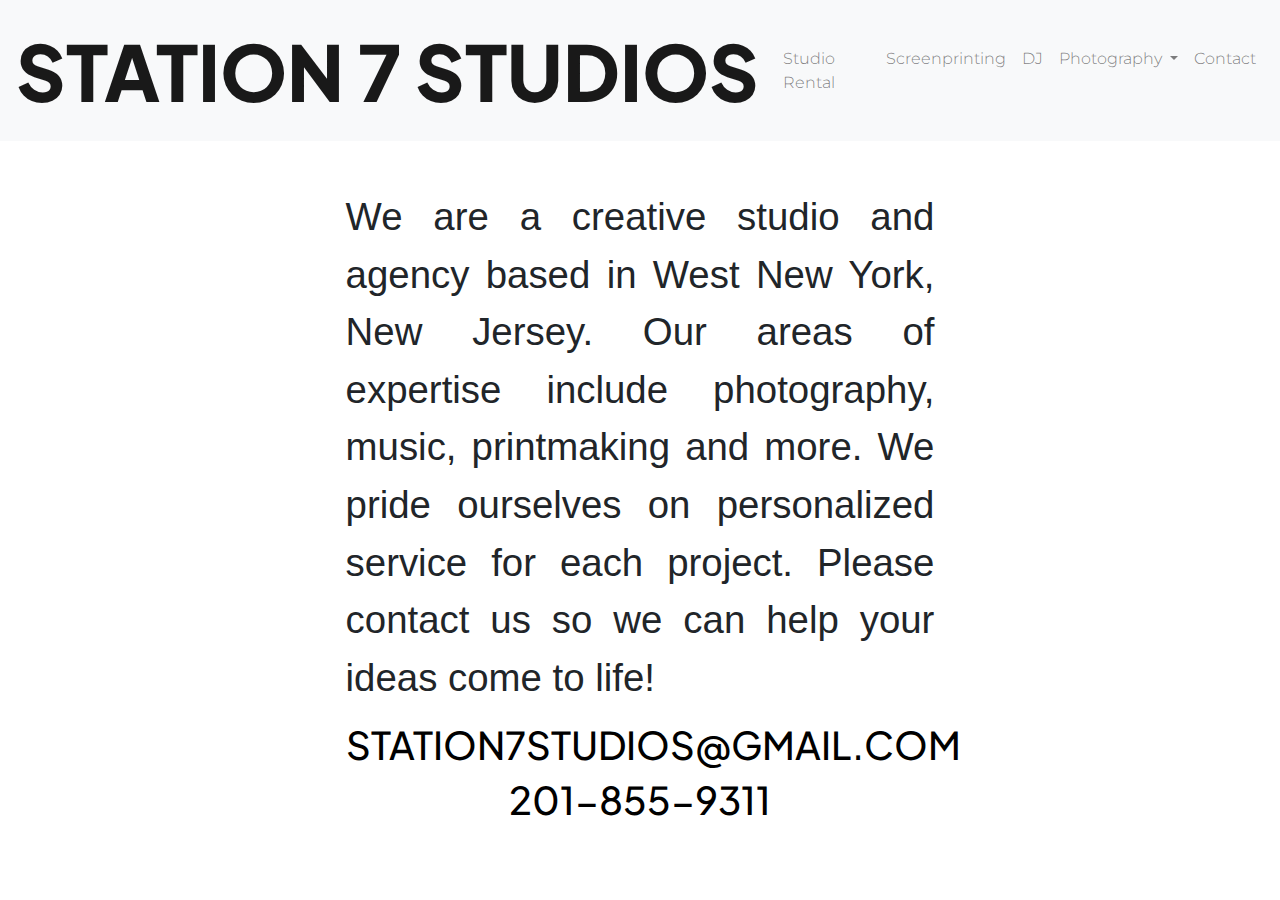
<file: contact.html>
<!DOCTYPE html>
<html lang="en">
<html>
    <head>
        <meta charset="utf-8">
        <meta http-equiv="X-UA-Compatible" content="IE=edge" />
        <meta name="viewport" content="width=device-width, initial-scale=1.0">  
        <title>STATION 7 STUDIOS - Contact</title>
        <link rel="stylesheet" href="css/gallery-style.css">
        <!--BOOTSTRAP START-->
        <link rel="stylesheet" href="https://cdn.jsdelivr.net/npm/bootstrap@4.6.2/dist/css/bootstrap.min.css">
        <script src="https://cdn.jsdelivr.net/npm/jquery@3.6.4/dist/jquery.slim.min.js"></script>
        <script src="https://cdn.jsdelivr.net/npm/popper.js@1.16.1/dist/umd/popper.min.js"></script>
        <script src="https://cdn.jsdelivr.net/npm/bootstrap@4.6.2/dist/js/bootstrap.bundle.min.js"></script>
        <!--BOOTSTRAP END-->
        <!--GOOGLE FONTS START-->
        <!--Barlow-->
        <link rel="preconnect" href="https://fonts.googleapis.com">
        <link rel="preconnect" href="https://fonts.gstatic.com" crossorigin>
        <link href="https://fonts.googleapis.com/css2?family=Barlow+Condensed&display=swap" rel="stylesheet">
        <!--Plus Jakarta-->
        <link rel="preconnect" href="https://fonts.googleapis.com">
        <link rel="preconnect" href="https://fonts.gstatic.com" crossorigin>
        <link href="https://fonts.googleapis.com/css2?family=Plus+Jakarta+Sans:wght@500;800&display=swap" rel="stylesheet">
        <link rel="preconnect" href="https://fonts.googleapis.com">
        <link rel="preconnect" href="https://fonts.gstatic.com" crossorigin>
        <link href="https://fonts.googleapis.com/css2?family=Montserrat:ital,wght@0,100..900;1,100..900&display=swap" rel="stylesheet">        
        <!--GOOGLE FONTS END-->
    </head>

    <body>
        <!--START OF NAVBAR-->
        <nav class="navbar navbar-expand-lg bg-light navbar-light fixed-top">
            <!-- Brand -->
            <a class="navbar-brand" href="index.html">STATION 7 STUDIOS</a>
          
            <!-- Toggler/collapsibe Button -->
            <button class="navbar-toggler" type="button" data-toggle="collapse" data-target="#collapsibleNavbar">
                <span class="navbar-toggler-icon"></span>
            </button>
            <!-- Links -->
            <div class="collapse navbar-collapse" id="collapsibleNavbar">
                <ul class="navbar-nav">
                    <li class="nav-item">
                        <a class="nav-link" href="/studiorental.html">Studio Rental</a>
                    </li>
                    <li class="nav-item">
                        <a class="nav-link" href="/screenprinting.html">Screenprinting</a>
                    </li>
                    <li class="nav-item">
                        <a class="nav-link" href="/dj.html">DJ</a>
                    </li>
                    <li class="nav-item dropdown">
                        <a class="nav-link dropdown-toggle" href="#" id="navbarDropdown" role="button" data-toggle="dropdown" aria-haspopup="true" aria-expanded="false">
                          Photography
                        </a>
                        <div class="dropdown-menu" aria-labelledby="navbarDropdown">
                          <a class="dropdown-item" href="/wedding.html">Wedding</a>
                          <a class="dropdown-item" href="/events.html">Events</a>
                          <a class="dropdown-item" href="/retouching.html">Retouching</a>
                          <a class="dropdown-item" href="/musicvideos.html">Music Videos</a>
                        </div>
                    </li>
                    <li class="nav-item">
                        <a class="nav-link" href="/contact.html">Contact</a>
                    </li>
                </ul>
            </div>
          </nav>
        <!--END OF NAVBAR-->

<div class="contact-container pt-9">
    <p>We are a creative studio and agency based in West New York, New Jersey. Our areas of expertise include photography, music, printmaking and more. We pride ourselves on personalized service for each project. Please contact us so we can help your ideas come to life!</p>
    <h1>STATION7STUDIOS@GMAIL.COM</h1>
    <h1>201-855-9311</h1>

</div>

            
    </body>

    <footer>
        <script>
        $(document).ready(function(){
            $('a').nivoLightbox();
          });
        </script>
    </footer>


    <!--THINGS TO FIX-->
    <!--BOOTSTRAP IS MAKING THE NIVO LIGHTBOX X AN ARROW-->
</file>
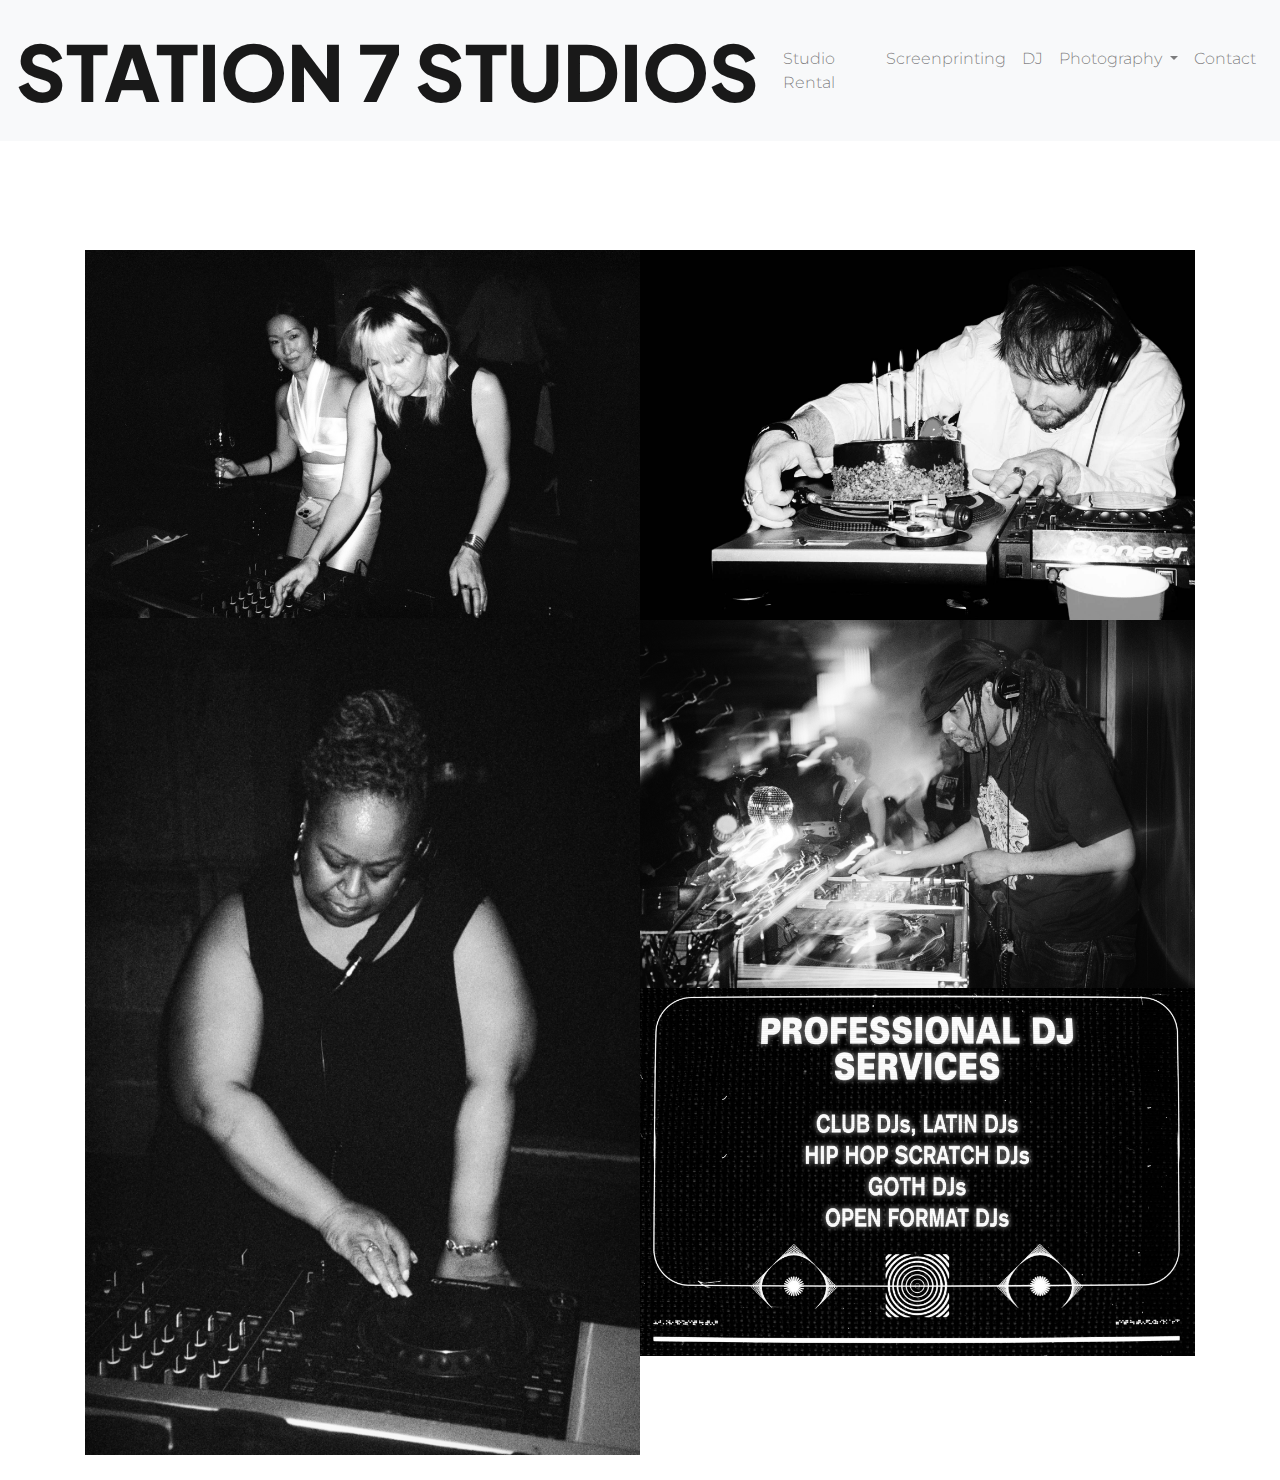
<file: dj.html>
<!DOCTYPE html>
<html lang="en">
<html>
    <head>
        <meta charset="utf-8">
        <meta name="viewport" content="width=device-width, initial-scale=1.0">  
        <title>STATION 7 STUDIOS - DJ</title>
        <link rel="stylesheet" href="css/gallery-style.css">
        <!--BOOTSTRAP START-->
        <link rel="stylesheet" href="https://cdn.jsdelivr.net/npm/bootstrap@4.6.2/dist/css/bootstrap.min.css">
        <script src="https://cdn.jsdelivr.net/npm/jquery@3.6.4/dist/jquery.slim.min.js"></script>
        <script src="https://cdn.jsdelivr.net/npm/popper.js@1.16.1/dist/umd/popper.min.js"></script>
        <script src="https://cdn.jsdelivr.net/npm/bootstrap@4.6.2/dist/js/bootstrap.bundle.min.js"></script>
        <!--BOOTSTRAP END-->
        <!--NIVO LIGHTBOX START-->
        <script src="http://ajax.googleapis.com/ajax/libs/jquery/1.10.2/jquery.min.js"></script><!--research whether you should add defer to make JS load after HTML-->
        <script src="js/nivo-lightbox.js"></script>
        <link href="css/nivo-lightbox.css" rel="stylesheet" type="text/css">
        <link href="css/default.css" rel="stylesheet" type="text/css">
        <!--NIVO LIGHTBOX END-->
        <!--GOOGLE FONTS START-->
        <!--Barlow-->
        <link rel="preconnect" href="https://fonts.googleapis.com">
        <link rel="preconnect" href="https://fonts.gstatic.com" crossorigin>
        <link href="https://fonts.googleapis.com/css2?family=Barlow+Condensed&display=swap" rel="stylesheet">
        <!--Plus Jakarta-->
        <link rel="preconnect" href="https://fonts.googleapis.com">
        <link rel="preconnect" href="https://fonts.gstatic.com" crossorigin>
        <link href="https://fonts.googleapis.com/css2?family=Plus+Jakarta+Sans:wght@500;800&display=swap" rel="stylesheet">
        <link rel="preconnect" href="https://fonts.googleapis.com">
        <link rel="preconnect" href="https://fonts.gstatic.com" crossorigin>
        <link href="https://fonts.googleapis.com/css2?family=Montserrat:ital,wght@0,100..900;1,100..900&display=swap" rel="stylesheet">        
        <!--GOOGLE FONTS END-->
    </head>

    <body>
        <!--START OF NAVBAR-->
        <nav class="navbar navbar-expand-lg bg-light navbar-light fixed-top">
            <!-- Brand -->
            <a class="navbar-brand" href="index.html">STATION 7 STUDIOS</a>
          
            <!-- Toggler/collapsibe Button -->
            <button class="navbar-toggler" type="button" data-toggle="collapse" data-target="#collapsibleNavbar">
                <span class="navbar-toggler-icon"></span>
            </button>
            <!-- Links -->
            <div class="collapse navbar-collapse" id="collapsibleNavbar">
                <ul class="navbar-nav">
                    <li class="nav-item">
                        <a class="nav-link" href="/studiorental.html">Studio Rental</a>
                    </li>
                    <li class="nav-item">
                        <a class="nav-link" href="/screenprinting.html">Screenprinting</a>
                    </li>
                    <li class="nav-item">
                        <a class="nav-link" href="/dj.html">DJ</a>
                    </li>
                    <li class="nav-item dropdown">
                        <a class="nav-link dropdown-toggle" href="#" id="navbarDropdown" role="button" data-toggle="dropdown" aria-haspopup="true" aria-expanded="false">
                          Photography
                        </a>
                        <div class="dropdown-menu" aria-labelledby="navbarDropdown">
                          <a class="dropdown-item" href="/wedding.html">Wedding</a>
                          <a class="dropdown-item" href="/events.html">Events</a>
                          <a class="dropdown-item" href="/retouching.html">Retouching</a>
                          <a class="dropdown-item" href="/musicvideos.html">Music Videos</a>
                        </div>
                    </li>
                    <li class="nav-item">
                        <a class="nav-link" href="/contact.html">Contact</a>
                    </li>
                </ul>
            </div>
          </nav>
        <!--END OF NAVBAR-->

        
        <!--START OF GALLERY-->
        <div class="container">
             <div class="photo-gallery">

                <div class="column"> <!--three images per column-->
                    <div class="photo">

                    </div>
                </div>

             <div class="photo-gallery">
                <div class="column"> <!--three images per column-->
                    <div class="photo">
                        <a href="S7S_images/wedding/station7_wedding_6.jpg" title=""><img src="S7S_images/wedding/station7_wedding_6.jpg" alt=""/></a>
                        <a href="S7S_images/wedding/station7_wedding_7.jpg" title=""><img src="S7S_images/wedding/station7_wedding_7.jpg" alt=""/></a>
                    </div>
                </div>
             <div class="photo-gallery">
                <div class="column"> <!--three images per column-->
                    <div class="photo">
                        <a href="S7S_images/dj/station7_dj_1.jpg" title=""><img src="S7S_images/dj/station7_dj_1.jpg" alt=""/></a>
                        <a href="S7S_images/dj/station7_dj_2.jpg" title=""><img src="S7S_images/dj/station7_dj_2.jpg" alt=""/></a>
                        <a href="S7S_images/dj/station7_dj_3.jpg" title=""><img src="S7S_images/dj/station7_dj_3.jpg" alt=""/></a>

                    </div>
                </div>
             </div>
        </div>
        <!--END OF GALLERY-->
            
    </body>

    <footer>
        <script>
        $(document).ready(function(){
            $('a').nivoLightbox();
          });
        </script>
    </footer>
</file>
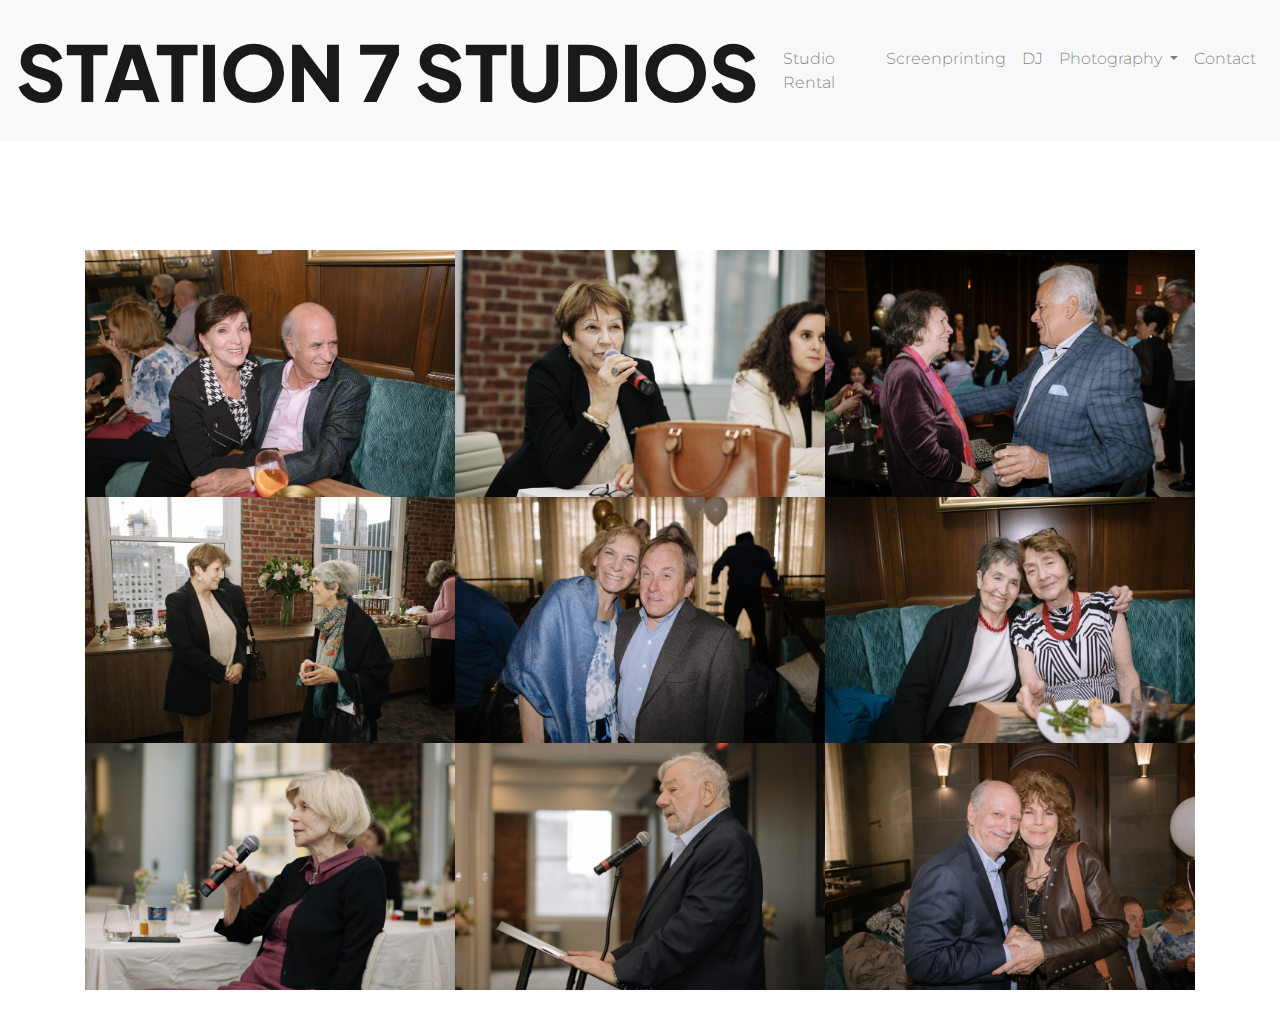
<file: events.html>
<!DOCTYPE html>
<html lang="en">
<html>
    <head>
        <meta charset="utf-8">
        <meta name="viewport" content="width=device-width, initial-scale=1.0">  
        <title>STATION 7 STUDIOS - Events</title>
        <link rel="stylesheet" href="css/gallery-style.css">
        <!--BOOTSTRAP START-->
        <link rel="stylesheet" href="https://cdn.jsdelivr.net/npm/bootstrap@4.6.2/dist/css/bootstrap.min.css">
        <script src="https://cdn.jsdelivr.net/npm/jquery@3.6.4/dist/jquery.slim.min.js"></script>
        <script src="https://cdn.jsdelivr.net/npm/popper.js@1.16.1/dist/umd/popper.min.js"></script>
        <script src="https://cdn.jsdelivr.net/npm/bootstrap@4.6.2/dist/js/bootstrap.bundle.min.js"></script>
        <!--BOOTSTRAP END-->
        <!--NIVO LIGHTBOX START-->
        <script src="http://ajax.googleapis.com/ajax/libs/jquery/1.10.2/jquery.min.js"></script><!--research whether you should add defer to make JS load after HTML-->
        <script src="js/nivo-lightbox.js"></script>
        <link href="css/nivo-lightbox.css" rel="stylesheet" type="text/css">
        <link href="css/default.css" rel="stylesheet" type="text/css">
        <!--NIVO LIGHTBOX END-->
        <!--GOOGLE FONTS START-->
        <!--Barlow-->
        <link rel="preconnect" href="https://fonts.googleapis.com">
        <link rel="preconnect" href="https://fonts.gstatic.com" crossorigin>
        <link href="https://fonts.googleapis.com/css2?family=Barlow+Condensed&display=swap" rel="stylesheet">
        <!--Plus Jakarta-->
        <link rel="preconnect" href="https://fonts.googleapis.com">
        <link rel="preconnect" href="https://fonts.gstatic.com" crossorigin>
        <link href="https://fonts.googleapis.com/css2?family=Plus+Jakarta+Sans:wght@500;800&display=swap" rel="stylesheet">
        <link rel="preconnect" href="https://fonts.googleapis.com">
        <link rel="preconnect" href="https://fonts.gstatic.com" crossorigin>
        <link href="https://fonts.googleapis.com/css2?family=Montserrat:ital,wght@0,100..900;1,100..900&display=swap" rel="stylesheet">        
        <!--GOOGLE FONTS END-->
    </head>

    <body>
        <!--START OF NAVBAR-->
        <nav class="navbar navbar-expand-lg bg-light navbar-light fixed-top">
            <!-- Brand -->
            <a class="navbar-brand" href="index.html">STATION 7 STUDIOS</a>
          
            <!-- Toggler/collapsibe Button -->
            <button class="navbar-toggler" type="button" data-toggle="collapse" data-target="#collapsibleNavbar">
                <span class="navbar-toggler-icon"></span>
            </button>
            <!-- Links -->
            <div class="collapse navbar-collapse" id="collapsibleNavbar">
                <ul class="navbar-nav">
                    <li class="nav-item">
                        <a class="nav-link" href="/studiorental.html">Studio Rental</a>
                    </li>
                    <li class="nav-item">
                        <a class="nav-link" href="/screenprinting.html">Screenprinting</a>
                    </li>
                    <li class="nav-item">
                        <a class="nav-link" href="/dj.html">DJ</a>
                    </li>
                    <li class="nav-item dropdown">
                        <a class="nav-link dropdown-toggle" href="#" id="navbarDropdown" role="button" data-toggle="dropdown" aria-haspopup="true" aria-expanded="false">
                          Photography
                        </a>
                        <div class="dropdown-menu" aria-labelledby="navbarDropdown">
                          <a class="dropdown-item" href="/wedding.html">Wedding</a>
                          <a class="dropdown-item" href="/events.html">Events</a>
                          <a class="dropdown-item" href="/retouching.html">Retouching</a>
                          <a class="dropdown-item" href="/musicvideos.html">Music Videos</a>
                        </div>
                    </li>
                    <li class="nav-item">
                        <a class="nav-link" href="/contact.html">Contact</a>
                    </li>
                </ul>
            </div>
          </nav>
        <!--END OF NAVBAR-->

        
        <!--START OF GALLERY-->
        <div class="container">
             <div class="photo-gallery">

                <div class="column"> <!--three images per column-->
                    <div class="photo">
                        <a href="S7S_images/events/station7_events_1.jpg" title=""><img src="S7S_images/events/station7_events_1.jpg" alt=""/></a>
                        <a href="S7S_images/events/station7_events_2.jpg" title=""><img src="S7S_images/events/station7_events_2.jpg" alt=""/></a>
                        <a href="S7S_images/events/station7_events_3.jpg" title=""><img src="S7S_images/events/station7_events_3.jpg" alt=""/></a>
                    </div>
                </div>

             <div class="photo-gallery">
                <div class="column"> <!--three images per column-->
                    <div class="photo">
                        <a href="S7S_images/events/station7_events_4.jpg" title=""><img src="S7S_images/events/station7_events_4.jpg" alt=""/></a>
                        <a href="S7S_images/events/station7_events_5.jpg" title=""><img src="S7S_images/events/station7_events_5.jpg" alt=""/></a>
                        <a href="S7S_images/events/station7_events_6.jpg" title=""><img src="S7S_images/events/station7_events_6.jpg" alt=""/></a>
                    </div>
                </div>
             <div class="photo-gallery">
                <div class="column"> <!--three images per column-->
                    <div class="photo">
                        <a href="S7S_images/events/station7_events_7.jpg" title=""><img src="S7S_images/events/station7_events_7.jpg" alt=""/></a>
                        <a href="S7S_images/events/station7_events_8.jpg" title=""><img src="S7S_images/events/station7_events_8.jpg" alt=""/></a>
                        <a href="S7S_images/events/station7_events_9.jpg" title=""><img src="S7S_images/events/station7_events_9.jpg" alt=""/></a>
                    </div>
                </div>
             </div>
        </div>
        <!--END OF GALLERY-->
            
    </body>

    <footer>
        <script>
        $(document).ready(function(){
            $('a').nivoLightbox();
          });
        </script>
    </footer>
</file>
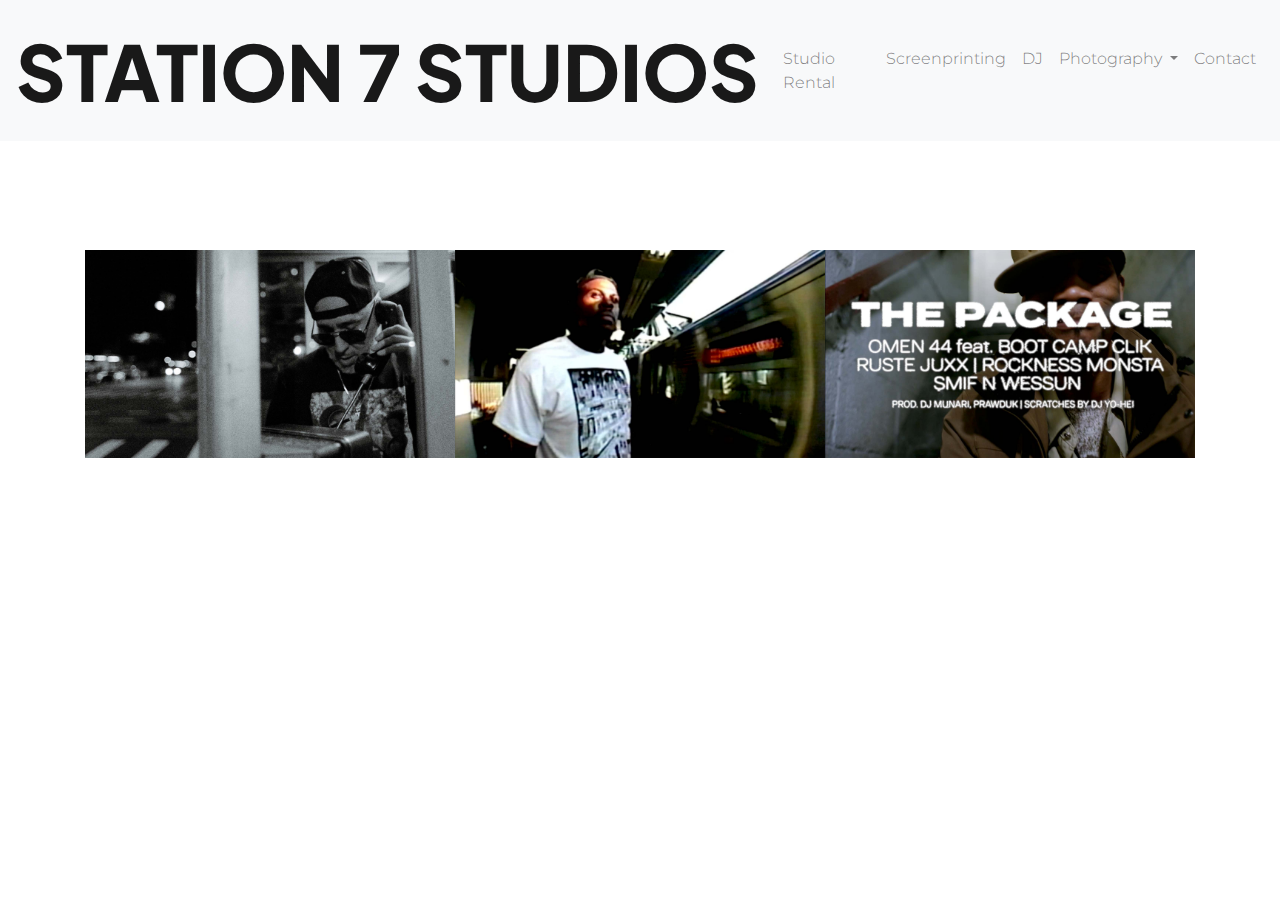
<file: musicvideos.html>
<!DOCTYPE html>
<html lang="en">
<html>
    <head>
        <meta charset="utf-8">
        <meta name="viewport" content="width=device-width, initial-scale=1.0">  
        <title>STATION 7 STUDIOS - Music Videos</title>
        <link rel="stylesheet" href="css/gallery-style.css">
        <!--BOOTSTRAP START-->
        <link rel="stylesheet" href="https://cdn.jsdelivr.net/npm/bootstrap@4.6.2/dist/css/bootstrap.min.css">
        <script src="https://cdn.jsdelivr.net/npm/jquery@3.6.4/dist/jquery.slim.min.js"></script>
        <script src="https://cdn.jsdelivr.net/npm/popper.js@1.16.1/dist/umd/popper.min.js"></script>
        <script src="https://cdn.jsdelivr.net/npm/bootstrap@4.6.2/dist/js/bootstrap.bundle.min.js"></script>
        <!--BOOTSTRAP END-->
        <!--NIVO LIGHTBOX START-->
        <script src="http://ajax.googleapis.com/ajax/libs/jquery/1.10.2/jquery.min.js"></script><!--research whether you should add defer to make JS load after HTML-->
        <script src="js/nivo-lightbox.js"></script>
        <link href="css/nivo-lightbox.css" rel="stylesheet" type="text/css">
        <link href="css/default.css" rel="stylesheet" type="text/css">
        <!--NIVO LIGHTBOX END-->
        <!--GOOGLE FONTS START-->
        <!--Barlow-->
        <link rel="preconnect" href="https://fonts.googleapis.com">
        <link rel="preconnect" href="https://fonts.gstatic.com" crossorigin>
        <link href="https://fonts.googleapis.com/css2?family=Barlow+Condensed&display=swap" rel="stylesheet">
        <!--Plus Jakarta-->
        <link rel="preconnect" href="https://fonts.googleapis.com">
        <link rel="preconnect" href="https://fonts.gstatic.com" crossorigin>
        <link href="https://fonts.googleapis.com/css2?family=Plus+Jakarta+Sans:wght@500;800&display=swap" rel="stylesheet">
        <link rel="preconnect" href="https://fonts.googleapis.com">
        <link rel="preconnect" href="https://fonts.gstatic.com" crossorigin>
        <link href="https://fonts.googleapis.com/css2?family=Montserrat:ital,wght@0,100..900;1,100..900&display=swap" rel="stylesheet">        
        <!--GOOGLE FONTS END-->
    </head>

    <body>
        <!--START OF NAVBAR-->
        <nav class="navbar navbar-expand-lg bg-light navbar-light fixed-top">
            <!-- Brand -->
            <a class="navbar-brand" href="index.html">STATION 7 STUDIOS</a>
          
            <!-- Toggler/collapsibe Button -->
            <button class="navbar-toggler" type="button" data-toggle="collapse" data-target="#collapsibleNavbar">
                <span class="navbar-toggler-icon"></span>
            </button>
            <!-- Links -->
            <div class="collapse navbar-collapse" id="collapsibleNavbar">
                <ul class="navbar-nav">
                    <li class="nav-item">
                        <a class="nav-link" href="/studiorental.html">Studio Rental</a>
                    </li>
                    <li class="nav-item">
                        <a class="nav-link" href="/screenprinting.html">Screenprinting</a>
                    </li>
                    <li class="nav-item">
                        <a class="nav-link" href="/dj.html">DJ</a>
                    </li>
                    <li class="nav-item dropdown">
                        <a class="nav-link dropdown-toggle" href="#" id="navbarDropdown" role="button" data-toggle="dropdown" aria-haspopup="true" aria-expanded="false">
                          Photography
                        </a>
                        <div class="dropdown-menu" aria-labelledby="navbarDropdown">
                          <a class="dropdown-item" href="/wedding.html">Wedding</a>
                          <a class="dropdown-item" href="/events.html">Events</a>
                          <a class="dropdown-item" href="/retouching.html">Retouching</a>
                          <a class="dropdown-item" href="/musicvideos.html">Music Videos</a>
                        </div>
                    </li>
                    <li class="nav-item">
                        <a class="nav-link" href="/contact.html">Contact</a>
                    </li>
                </ul>
            </div>
          </nav>
        <!--END OF NAVBAR-->



        <!--START OF GALLERY-->
        <div class="container">

             <div class="photo-gallery">
                 <div class="column"> <!--three images per column-->
                    <div class="videothumbnail">
                        <a href="https://www.youtube.com/watch?v=MVTQJQQkj4E"><img src="S7S_images/musicvideos/UNTAINTED_THUMBNAIL.jpg" alt=""/></a>  
                    </div>
                </div>

             <div class="photo-gallery">
                <div class="column"> <!--three images per column-->
                    <div class="videothumbnail">
                        <a href="https://www.youtube.com/watch?v=w0laj53uPvo"><img src="S7S_images/musicvideos/RAGGARNB_THUMBNAIL.jpg" alt=""/></a>
                    </div>
                </div>

             <div class="photo-gallery">
                <div class="column"> <!--three images per column-->
                    <div class="videothumbnail">
                        <a href="https://www.youtube.com/watch?v=77pYKDPKb_U"><img src="S7S_images/musicvideos/THEPACKAGE_THUMBNAIL.jpg" alt=""/></a>
                    </div>
                </div>
        </div>
        <!--END OF GALLERY-->
            
    </body>

    <footer>
        <script>
        $(document).ready(function(){
            $('a').nivoLightbox();
          });
        </script>
    </footer>


    <!--THINGS TO FIX-->
    <!--BOOTSTRAP IS MAKING THE NIVO LIGHTBOX X AN ARROW-->
</file>
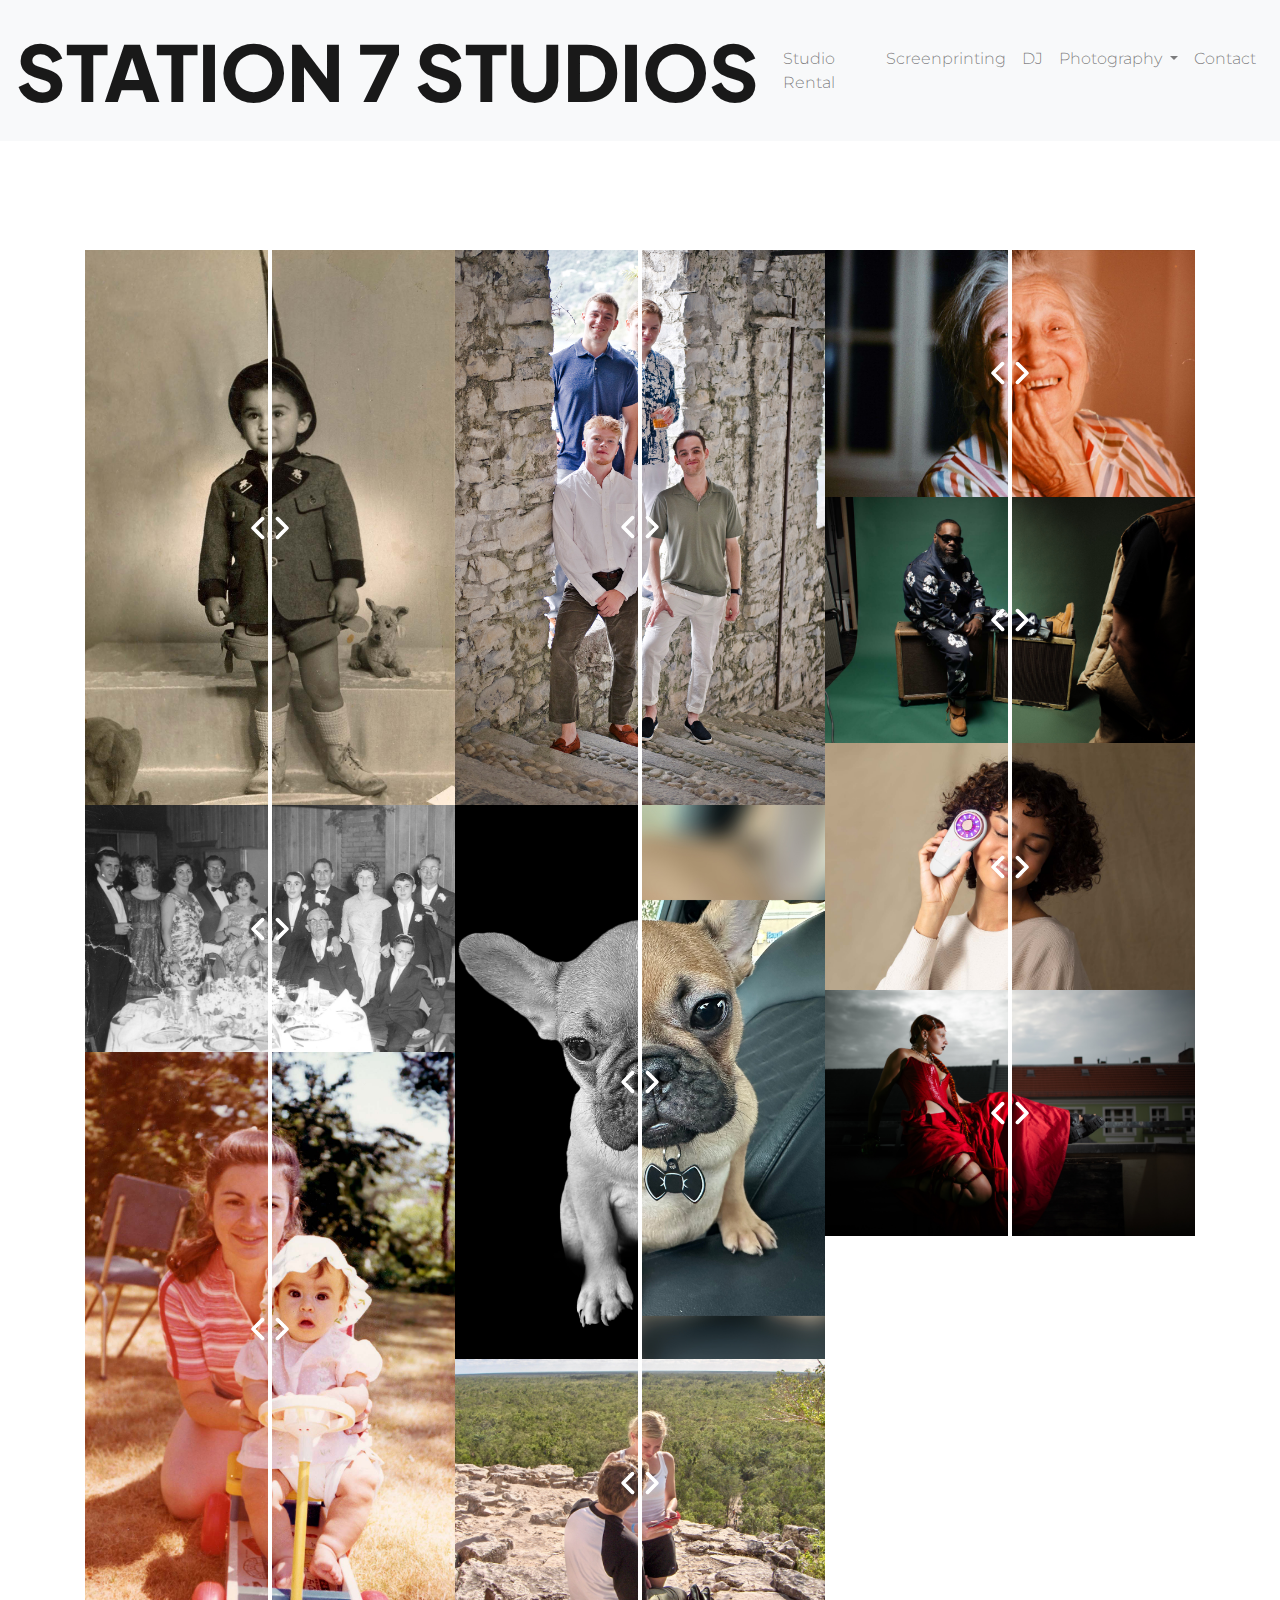
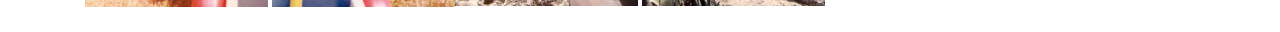
<file: retouching.html>
<!DOCTYPE html>
<html lang="en">
<html>
    <head>
        <meta charset="utf-8">
        <meta http-equiv="X-UA-Compatible" content="IE=edge" />
        <meta name="viewport" content="width=device-width, initial-scale=1.0">  
        <title>STATION 7 STUDIOS - Retouching</title>
        <link rel="stylesheet" href="css/gallery-style.css">
        <!--BOOTSTRAP START-->
        <link rel="stylesheet" href="https://cdn.jsdelivr.net/npm/bootstrap@4.6.2/dist/css/bootstrap.min.css">
        <script src="https://cdn.jsdelivr.net/npm/jquery@3.6.4/dist/jquery.slim.min.js"></script>
        <script src="https://cdn.jsdelivr.net/npm/popper.js@1.16.1/dist/umd/popper.min.js"></script>
        <script src="https://cdn.jsdelivr.net/npm/bootstrap@4.6.2/dist/js/bootstrap.bundle.min.js"></script>
        <!--BOOTSTRAP END-->
        <!--GOOGLE FONTS START-->
        <!--Barlow-->
        <link rel="preconnect" href="https://fonts.googleapis.com">
        <link rel="preconnect" href="https://fonts.gstatic.com" crossorigin>
        <link href="https://fonts.googleapis.com/css2?family=Barlow+Condensed&display=swap" rel="stylesheet">
        <!--Plus Jakarta-->
        <link rel="preconnect" href="https://fonts.googleapis.com">
        <link rel="preconnect" href="https://fonts.gstatic.com" crossorigin>
        <link href="https://fonts.googleapis.com/css2?family=Plus+Jakarta+Sans:wght@500;800&display=swap" rel="stylesheet">
        <link rel="preconnect" href="https://fonts.googleapis.com">
        <link rel="preconnect" href="https://fonts.gstatic.com" crossorigin>
        <link href="https://fonts.googleapis.com/css2?family=Montserrat:ital,wght@0,100..900;1,100..900&display=swap" rel="stylesheet">        
        <!--GOOGLE FONTS END-->
    </head>

    <body>
        <!--START OF NAVBAR-->
        <nav class="navbar navbar-expand-lg bg-light navbar-light fixed-top">
            <!-- Brand -->
            <a class="navbar-brand" href="index.html">STATION 7 STUDIOS</a>
          
            <!-- Toggler/collapsibe Button -->
            <button class="navbar-toggler" type="button" data-toggle="collapse" data-target="#collapsibleNavbar">
                <span class="navbar-toggler-icon"></span>
            </button>
            <!-- Links -->
            <div class="collapse navbar-collapse" id="collapsibleNavbar">
                <ul class="navbar-nav">
                    <li class="nav-item">
                        <a class="nav-link" href="/studiorental.html">Studio Rental</a>
                    </li>
                    <li class="nav-item">
                        <a class="nav-link" href="/screenprinting.html">Screenprinting</a>
                    </li>
                    <li class="nav-item">
                        <a class="nav-link" href="/dj.html">DJ</a>
                    </li>
                    <li class="nav-item dropdown">
                        <a class="nav-link dropdown-toggle" href="#" id="navbarDropdown" role="button" data-toggle="dropdown" aria-haspopup="true" aria-expanded="false">
                          Photography
                        </a>
                        <div class="dropdown-menu" aria-labelledby="navbarDropdown">
                          <a class="dropdown-item" href="/wedding.html">Wedding</a>
                          <a class="dropdown-item" href="/events.html">Events</a>
                          <a class="dropdown-item" href="/retouching.html">Retouching</a>
                          <a class="dropdown-item" href="/musicvideos.html">Music Videos</a>
                        </div>
                    </li>
                    <li class="nav-item">
                        <a class="nav-link" href="/contact.html">Contact</a>
                    </li>
                </ul>
            </div>
          </nav>
        <!--END OF NAVBAR-->


 <!--START OF BEFORE AFTER GALLERY-->
 <div class="container">
      <div class="photo-gallery">
          <div class="column">
              <div class="image-comparison">
                  <div class="images-container">
                      <img class="before-image" src="S7S_images/retouching/station7_retouching_1.jpg" alt="" />
                      <img class="after-image" src="S7S_images/retouching/station7_retouching_1.1.jpg" alt="" />
                      <div class="slider-line"></div>
                      <div class="slider-icon">
                          <svg xmlns="http://www.w3.org/2000/svg" fill="none" viewBox="0 0 24 24" stroke-width="1.5" stroke="currentColor" class="w-6 h-6">
                              <path stroke-linecap="round" stroke-linejoin="round" d="M8.25 15L12 18.75 15.75 15m-7.5-6L12 5.25 15.75 9" />
                          </svg>
                      </div>
                      <input type="range" class="slider" min="0" max="100" />
                  </div>
              </div>
              <div class="image-comparison">
                <div class="images-container">
                    <img class="before-image" src="S7S_images/retouching/station7_retouching_2.jpg" alt="" />
                    <img class="after-image" src="S7S_images/retouching/station7_retouching_2.1.jpg" alt="" />
                    <div class="slider-line"></div>
                    <div class="slider-icon">
                        <svg xmlns="http://www.w3.org/2000/svg" fill="none" viewBox="0 0 24 24" stroke-width="1.5" stroke="currentColor" class="w-6 h-6">
                            <path stroke-linecap="round" stroke-linejoin="round" d="M8.25 15L12 18.75 15.75 15m-7.5-6L12 5.25 15.75 9" />
                        </svg>
                    </div>
                    <input type="range" class="slider" min="0" max="100" />
                </div>
              </div>
              <div class="image-comparison">
                <div class="images-container">
                    <img class="before-image" src="S7S_images/retouching/station7_retouching_3.jpg" alt="" />
                    <img class="after-image" src="S7S_images/retouching/station7_retouching_3.1.jpg" alt="" />
                    <div class="slider-line"></div>
                    <div class="slider-icon">
                        <svg xmlns="http://www.w3.org/2000/svg" fill="none" viewBox="0 0 24 24" stroke-width="1.5" stroke="currentColor" class="w-6 h-6">
                            <path stroke-linecap="round" stroke-linejoin="round" d="M8.25 15L12 18.75 15.75 15m-7.5-6L12 5.25 15.75 9" />
                        </svg>
                    </div>
                    <input type="range" class="slider" min="0" max="100" />
                </div>
              </div>
          </div>
      
          <div class="column">
            <div class="image-comparison">
                <div class="images-container">
                    <img class="before-image" src="S7S_images/retouching/station7_retouching_4.jpg" alt="" />
                    <img class="after-image" src="S7S_images/retouching/station7_retouching_4.1.jpg" alt="" />
                    <div class="slider-line"></div>
                    <div class="slider-icon">
                        <svg xmlns="http://www.w3.org/2000/svg" fill="none" viewBox="0 0 24 24" stroke-width="1.5" stroke="currentColor" class="w-6 h-6">
                            <path stroke-linecap="round" stroke-linejoin="round" d="M8.25 15L12 18.75 15.75 15m-7.5-6L12 5.25 15.75 9" />
                        </svg>
                    </div>
                    <input type="range" class="slider" min="0" max="100" />
                </div>
            </div>
            <div class="image-comparison">
              <div class="images-container">
                  <img class="before-image" src="S7S_images/retouching/station7_retouching_5.jpg" alt="" />
                  <img class="after-image" src="S7S_images/retouching/station7_retouching_5.1.jpg" alt="" />
                  <div class="slider-line"></div>
                  <div class="slider-icon">
                      <svg xmlns="http://www.w3.org/2000/svg" fill="none" viewBox="0 0 24 24" stroke-width="1.5" stroke="currentColor" class="w-6 h-6">
                          <path stroke-linecap="round" stroke-linejoin="round" d="M8.25 15L12 18.75 15.75 15m-7.5-6L12 5.25 15.75 9" />
                      </svg>
                  </div>
                  <input type="range" class="slider" min="0" max="100" />
              </div>
            </div>
            <div class="image-comparison">
              <div class="images-container">
                  <img class="before-image" src="S7S_images/retouching/station7_retouching_6.jpg" alt="" />
                  <img class="after-image" src="S7S_images/retouching/station7_retouching_6.1.jpg" alt="" />
                  <div class="slider-line"></div>
                  <div class="slider-icon">
                      <svg xmlns="http://www.w3.org/2000/svg" fill="none" viewBox="0 0 24 24" stroke-width="1.5" stroke="currentColor" class="w-6 h-6">
                          <path stroke-linecap="round" stroke-linejoin="round" d="M8.25 15L12 18.75 15.75 15m-7.5-6L12 5.25 15.75 9" />
                      </svg>
                  </div>
                  <input type="range" class="slider" min="0" max="100" />
              </div>
            </div>
          </div>
      
          <div class="column">
            <div class="image-comparison">
                <div class="images-container">
                    <img class="before-image" src="S7S_images/retouching/station7_retouching_7.jpg" alt="" />
                    <img class="after-image" src="S7S_images/retouching/station7_retouching_7.1.jpg" alt="" />
                    <div class="slider-line"></div>
                    <div class="slider-icon">
                        <svg xmlns="http://www.w3.org/2000/svg" fill="none" viewBox="0 0 24 24" stroke-width="1.5" stroke="currentColor" class="w-6 h-6">
                            <path stroke-linecap="round" stroke-linejoin="round" d="M8.25 15L12 18.75 15.75 15m-7.5-6L12 5.25 15.75 9" />
                        </svg>
                    </div>
                    <input type="range" class="slider" min="0" max="100" />
                </div>
            </div>
            <div class="image-comparison">
              <div class="images-container">
                  <img class="before-image" src="S7S_images/retouching/station7_retouching_8.jpg" alt="" />
                  <img class="after-image" src="S7S_images/retouching/station7_retouching_8.1.jpg" alt="" />
                  <div class="slider-line"></div>
                  <div class="slider-icon">
                      <svg xmlns="http://www.w3.org/2000/svg" fill="none" viewBox="0 0 24 24" stroke-width="1.5" stroke="currentColor" class="w-6 h-6">
                          <path stroke-linecap="round" stroke-linejoin="round" d="M8.25 15L12 18.75 15.75 15m-7.5-6L12 5.25 15.75 9" />
                      </svg>
                  </div>
                  <input type="range" class="slider" min="0" max="100" />
              </div>
            </div>
            <div class="image-comparison">
              <div class="images-container">
                  <img class="before-image" src="S7S_images/retouching/station7_retouching_9.jpg" alt="" />
                  <img class="after-image" src="S7S_images/retouching/station7_retouching_9.1.jpg" alt="" />
                  <div class="slider-line"></div>
                  <div class="slider-icon">
                      <svg xmlns="http://www.w3.org/2000/svg" fill="none" viewBox="0 0 24 24" stroke-width="1.5" stroke="currentColor" class="w-6 h-6">
                          <path stroke-linecap="round" stroke-linejoin="round" d="M8.25 15L12 18.75 15.75 15m-7.5-6L12 5.25 15.75 9" />
                      </svg>
                  </div>
                  <input type="range" class="slider" min="0" max="100" />
              </div>
            </div>
            <div class="image-comparison">
              <div class="images-container">
                  <img class="before-image" src="S7S_images/retouching/station7_retouching_10.jpg" alt="" />
                  <img class="after-image" src="S7S_images/retouching/station7_retouching_10.1.jpg" alt="" />
                  <div class="slider-line"></div>
                  <div class="slider-icon">
                      <svg xmlns="http://www.w3.org/2000/svg" fill="none" viewBox="0 0 24 24" stroke-width="1.5" stroke="currentColor" class="w-6 h-6">
                          <path stroke-linecap="round" stroke-linejoin="round" d="M8.25 15L12 18.75 15.75 15m-7.5-6L12 5.25 15.75 9" />
                      </svg>
                  </div>
                  <input type="range" class="slider" min="0" max="100" />
              </div>
            </div>
          </div>

      </div>
      


    
    
<!--END OF BEFORE AFTER GALLERY-->

    <script src="js/main.js"></script>
  </body>
</html>
</file>
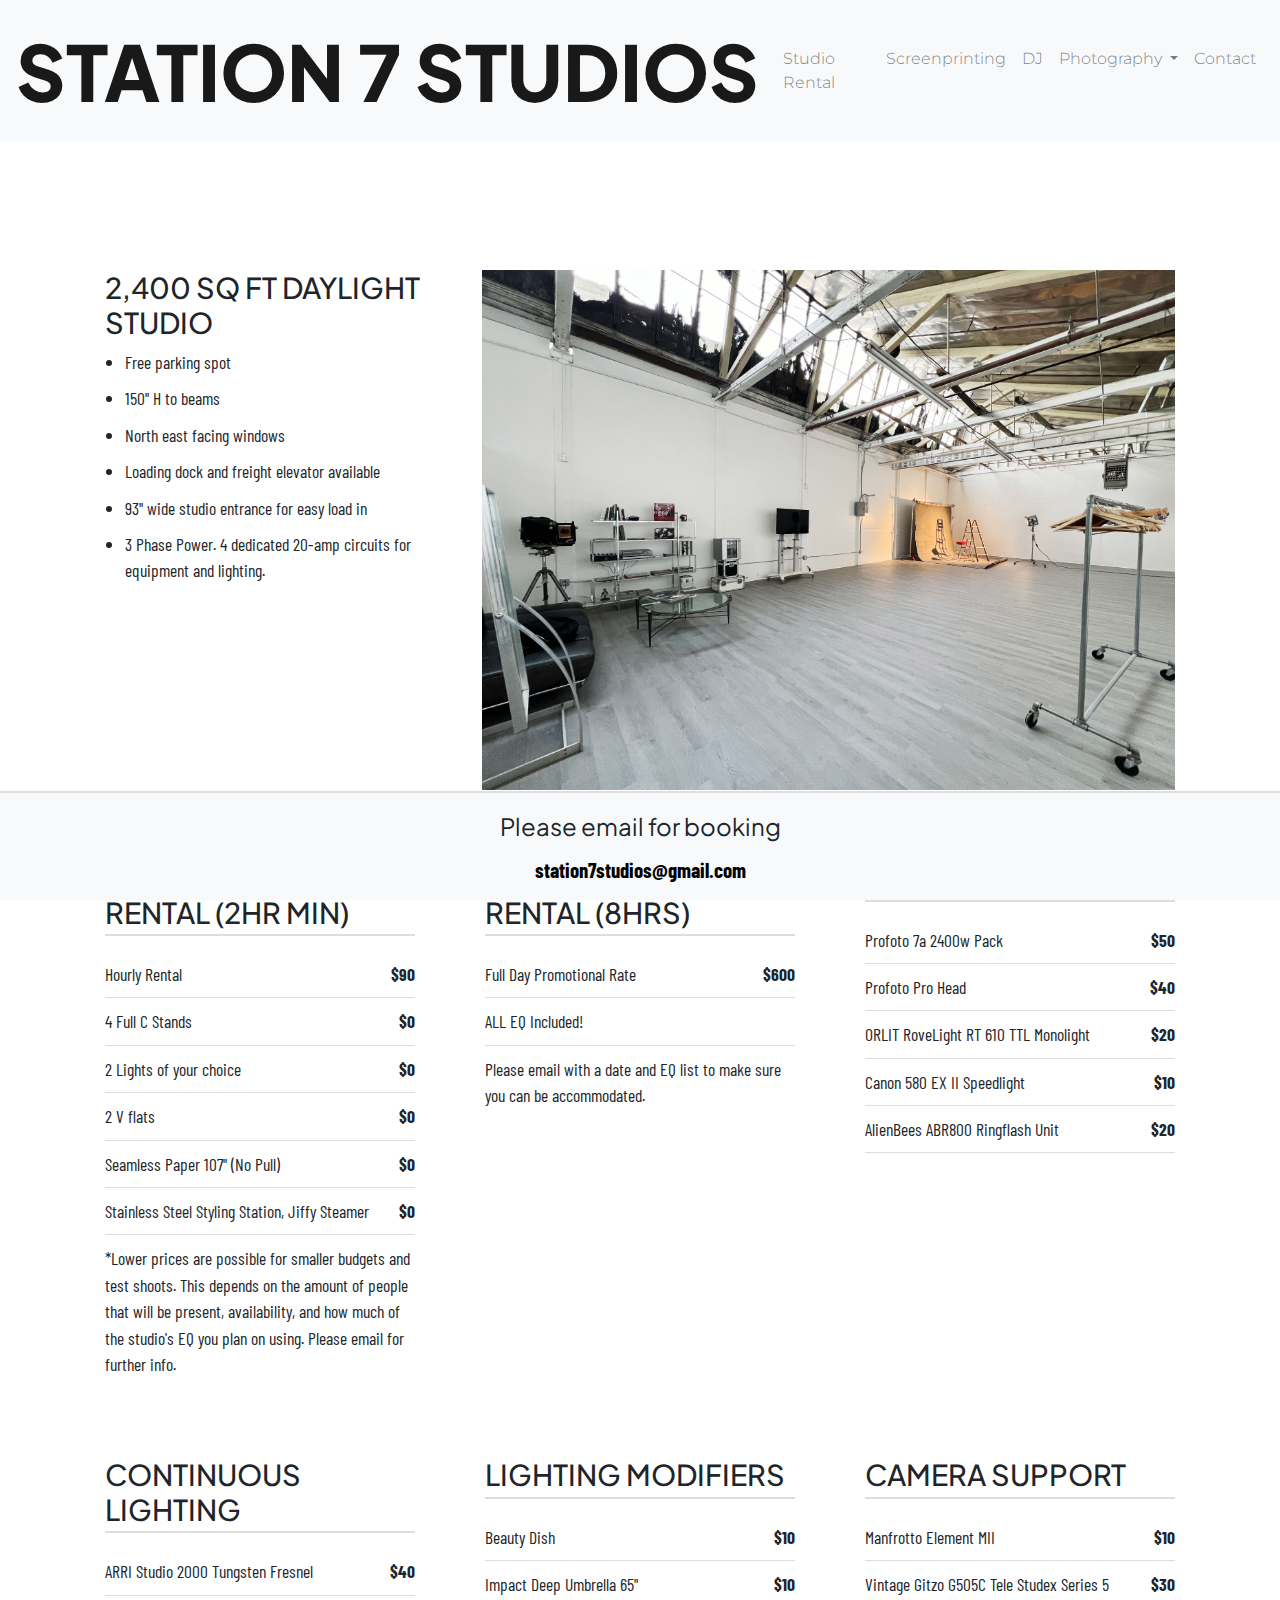
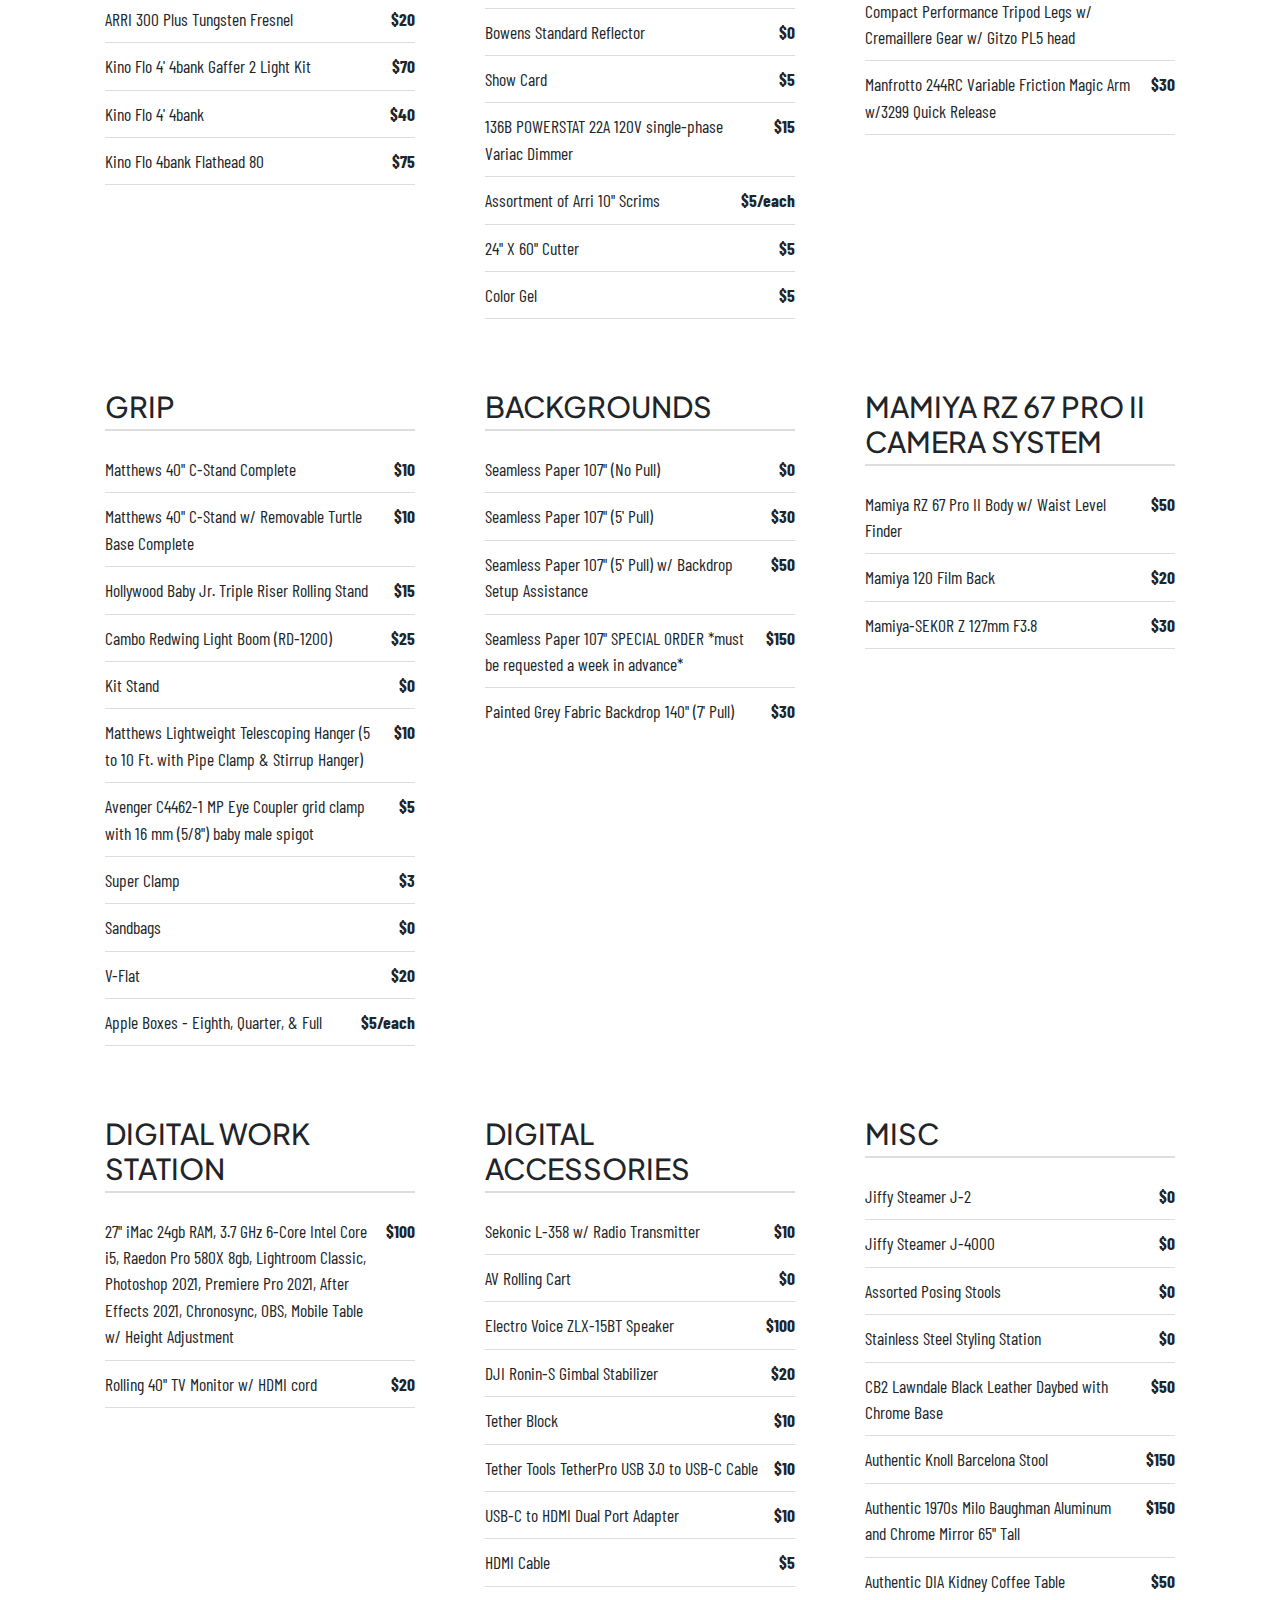
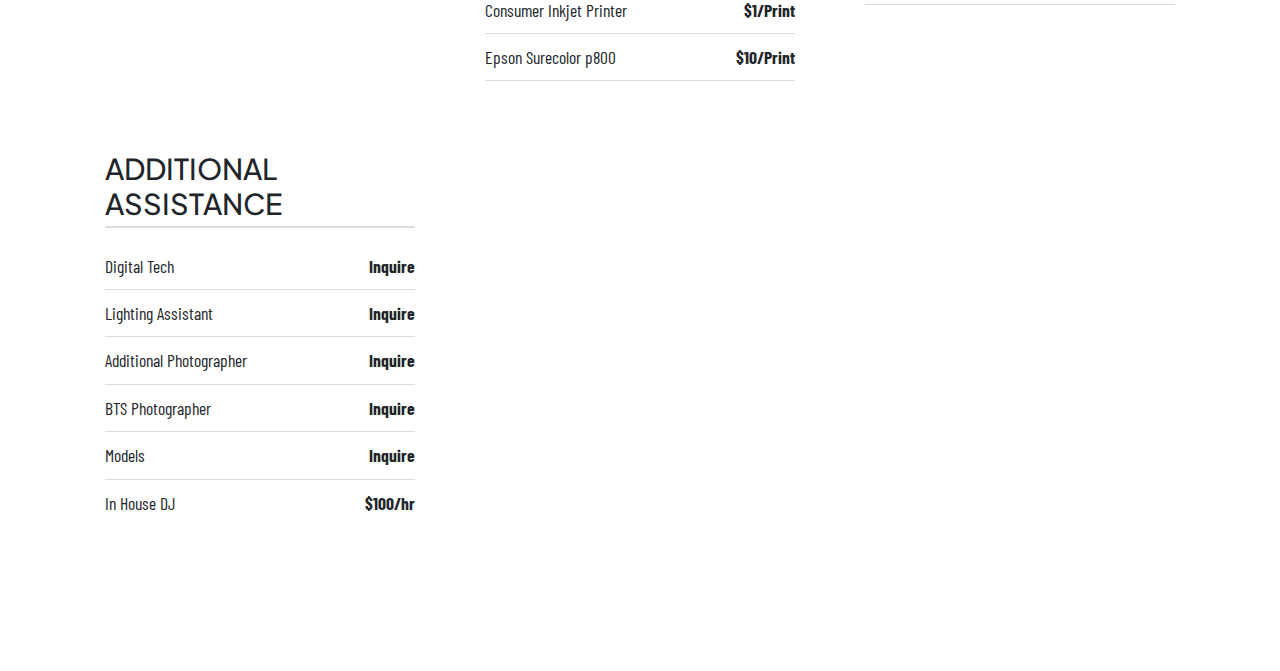
<file: studiorental.html>
<!DOCTYPE html>
<html lang="en">
    <head>
        <meta charset="utf-8">
        <meta http-equiv="X-UA-Compatible" content="IE=edge" />
        <meta name="viewport" content="width=device-width, initial-scale=1.0">  
        <title>STATION 7 STUDIOS - Studio Rental</title>
        <meta property="og:title" content="STATION 7 STUDIOS - Studio Rental">
        <meta property="og:image" content="https://stationsevenstudios.com/S7S_images/studiorental/s7s_wide.jpg">
        <meta property="og:url" content="https://stationsevenstudios.com">
        <link rel="stylesheet" href="css/gallery-style.css">
        <!--BOOTSTRAP START-->
        <link rel="stylesheet" href="https://cdn.jsdelivr.net/npm/bootstrap@4.6.2/dist/css/bootstrap.min.css">
        <script src="https://cdn.jsdelivr.net/npm/jquery@3.6.4/dist/jquery.slim.min.js"></script>
        <script src="https://cdn.jsdelivr.net/npm/popper.js@1.16.1/dist/umd/popper.min.js"></script>
        <script src="https://cdn.jsdelivr.net/npm/bootstrap@4.6.2/dist/js/bootstrap.bundle.min.js"></script>
        <!--BOOTSTRAP END-->
        <!--NIVO LIGHTBOX START-->
        <script src="http://ajax.googleapis.com/ajax/libs/jquery/1.10.2/jquery.min.js"></script><!--research whether you should add defer to make JS load after HTML-->
        <script src="js/nivo-lightbox.js"></script>
        <link href="css/nivo-lightbox.css" rel="stylesheet" type="text/css">
        <link href="css/default.css" rel="stylesheet" type="text/css">
         <!--NIVO LIGHTBOX END-->
        <!--GOOGLE FONTS START-->
        <!--Barlow-->
        <link rel="preconnect" href="https://fonts.googleapis.com">
        <link rel="preconnect" href="https://fonts.gstatic.com" crossorigin>
        <link href="https://fonts.googleapis.com/css2?family=Barlow+Condensed&display=swap" rel="stylesheet">
        <!--Plus Jakarta-->
        <link rel="preconnect" href="https://fonts.googleapis.com">
        <link rel="preconnect" href="https://fonts.gstatic.com" crossorigin>
        <link href="https://fonts.googleapis.com/css2?family=Plus+Jakarta+Sans:wght@500;800&display=swap" rel="stylesheet">
        <link rel="preconnect" href="https://fonts.googleapis.com">
        <link rel="preconnect" href="https://fonts.gstatic.com" crossorigin>
        <link href="https://fonts.googleapis.com/css2?family=Montserrat:ital,wght@0,100..900;1,100..900&display=swap" rel="stylesheet">        
        <!--GOOGLE FONTS END-->
        
    </head>

    <body>
        <!--START OF NAVBAR-->
        <nav class="navbar navbar-expand-lg bg-light navbar-light fixed-top">
          <!-- Brand -->
          <a class="navbar-brand" href="index.html">STATION 7 STUDIOS</a>
        
          <!-- Toggler/collapsibe Button -->
          <button class="navbar-toggler" type="button" data-toggle="collapse" data-target="#collapsibleNavbar">
              <span class="navbar-toggler-icon"></span>
          </button>
          <!-- Links -->
          <div class="collapse navbar-collapse" id="collapsibleNavbar">
              <ul class="navbar-nav">
                  <li class="nav-item">
                      <a class="nav-link" href="/studiorental.html">Studio Rental</a>
                  </li>
                  <li class="nav-item">
                      <a class="nav-link" href="/screenprinting.html">Screenprinting</a>
                  </li>
                  <li class="nav-item">
                      <a class="nav-link" href="/dj.html">DJ</a>
                  </li>
                  <li class="nav-item dropdown">
                      <a class="nav-link dropdown-toggle" href="#" id="navbarDropdown" role="button" data-toggle="dropdown" aria-haspopup="true" aria-expanded="false">
                        Photography
                      </a>
                      <div class="dropdown-menu" aria-labelledby="navbarDropdown">
                        <a class="dropdown-item" href="/wedding.html">Wedding</a>
                        <a class="dropdown-item" href="/events.html">Events</a>
                        <a class="dropdown-item" href="/retouching.html">Retouching</a>
                        <a class="dropdown-item" href="/musicvideos.html">Music Videos</a>
                      </div>
                  </li>
                  <li class="nav-item">
                      <a class="nav-link" href="/contact.html">Contact</a>
                  </li>
              </ul>
          </div>
        </nav>
      <!--END OF NAVBAR-->

    <!--START OF EQUIPMENT SECTION-->
    <section class="equipment-section container">

      <div class="studiodesc-container">
        <div class="studio-description">
          <h3>2,400 sq ft Daylight Studio</h3>
          <ul>
              <li>Free parking spot</li>
              <li>150" H to beams</li>
              <li>North east facing windows</li>
              <li>Loading dock and freight elevator available</li>
              <li>93" wide studio entrance for easy load in</li>
              <li>3 Phase Power. 4 dedicated 20-amp circuits for equipment and lighting.</li>
          </ul>
      </div>
        <div class="studio-image">
            <img src="S7S_images/studiorental/s7s_wide.jpg" alt="Studio Image">
        </div>
      </div>
  
        <div class="equipment-container">
            <div class="equipment-category">
                <h2>Hourly Studio Rental (2hr Min)</h2>
                <div class="equipment-item">Hourly Rental<span>$90</span></div>
                <div class="equipment-item">4 Full C Stands<span>$0</span></div>
                <div class="equipment-item">2 Lights of your choice<span>$0</span></div>
                <div class="equipment-item">2 V flats<span>$0</span></div>
                <div class="equipment-item">Seamless Paper 107" (No Pull)<span>$0</span></div>
                <div class="equipment-item">Stainless Steel Styling Station, Jiffy Steamer<span>$0</span></div>
                <div class="equipment-item">*Lower prices are possible for smaller budgets and test shoots. This depends on the amount of people that will be present, availability, and how much of the studio's EQ you plan on using. Please email for further info.</div>
            </div>
            <div class="equipment-category">
                <h2>FULL Day Studio Rental (8hrs)</h2>
                <div class="equipment-item">Full Day Promotional Rate<span>$600</span></div>
                <div class="equipment-item">ALL EQ Included!</div>
                <div class="equipment-item">Please email with a date and EQ list to make sure you can be accommodated.</div>
            </div>
            <div class="equipment-category">
                <h2>Strobe Lighting</h2>

                <a href="S7S_images/studiorental/7a.jpg" class="eqlightbox"><div class="equipment-item">Profoto 7a 2400w Pack<span>$50</span></div></a>
                <a href="S7S_images/studiorental/prohead.jpg" class="eqlightbox"><div class="equipment-item">Profoto Pro Head<span>$40</span></div></a>
                <a href="S7S_images/studiorental/orlit.jpg" class="eqlightbox"><div class="equipment-item">ORLIT RoveLight RT 610 TTL Monolight<span>$20</span></div></a>
                <a href="S7S_images/studiorental/580exii.jpg" class="eqlightbox"><div class="equipment-item">Canon 580 EX II Speedlight<span>$10</span></div></a>
                <a href="S7S_images/studiorental/paulcbuffringflash.jpg" class="eqlightbox"><div class="equipment-item">AlienBees ABR800 Ringflash Unit<span>$20</span></div></a>
            </div>
            <div class="equipment-category">
                <h2>Continuous Lighting</h2>
                <a href="S7S_images/studiorental/arristudio2000w.jpg" class="eqlightbox"><div class="equipment-item">ARRI Studio 2000 Tungsten Fresnel<span>$40</span></div></a>
                <a href="S7S_images/studiorental/arri300w.jpg" class="eqlightbox"><div class="equipment-item">ARRI 300 Plus Tungsten Fresnel<span>$20</span></div></a>
                <a href="S7S_images/studiorental/kinogaffer.jpg" class="eqlightbox"><div class="equipment-item">Kino Flo 4' 4bank Gaffer 2 Light Kit<span>$70</span></div></a>
                <a href="S7S_images/studiorental/kino4bank.jpg" class="eqlightbox"><div class="equipment-item">Kino Flo 4' 4bank<span>$40</span></div></a>
                <a href="S7S_images/studiorental/kinoflathead80.jpg" class="eqlightbox"><div class="equipment-item">Kino Flo 4bank Flathead 80<span>$75</span></div></a>
            </div>
            <div class="equipment-category">
                <h2>Lighting Modifiers</h2>
                <a href="S7S_images/studiorental/beautydish.jpg" class="eqlightbox"><div class="equipment-item">Beauty Dish<span>$10</span></div></a>
                <a href="S7S_images/studiorental/impact65.jpg" class="eqlightbox"><div class="equipment-item">Impact Deep Umbrella 65"<span>$10</span></div></a>
                <a href="S7S_images/studiorental/bowensreflector.jpg" class="eqlightbox"><div class="equipment-item">Bowens Standard Reflector<span>$0</span></div></a>
                <a href="S7S_images/studiorental/showcard.jpg" class="eqlightbox"><div class="equipment-item">Show Card<span>$5</span></div></a>
                <a href="S7S_images/studiorental/powerstat.jpg" class="eqlightbox"><div class="equipment-item">136B POWERSTAT 22A 120V single-phase Variac Dimmer<span>$15</span></div></a>
                <a href="S7S_images/studiorental/arri10inchscrim.jpg" class="eqlightbox"><div class="equipment-item">Assortment of Arri 10" Scrims<span>$5/each</span></div></a>
                <a href="S7S_images/studiorental/24x60cutter.jpg" class="eqlightbox"><div class="equipment-item">24" X 60" Cutter<span>$5</span></div></a>
                <a href="S7S_images/studiorental/colorgels.jpg" class="eqlightbox"><div class="equipment-item">Color Gel<span>$5</span></div></a>
            </div>
            <div class="equipment-category">
                <h2>Camera Support</h2>
                <a href="S7S_images/studiorental/manfrottoelementMII.jpg" class="eqlightbox"><div class="equipment-item">Manfrotto Element MII<span>$10</span></div></a>
                <a href="S7S_images/studiorental/gitzo.jpg" class="eqlightbox"><div class="equipment-item">Vintage Gitzo G505C Tele Studex Series 5 Compact Performance Tripod Legs w/ Cremaillere Gear w/ Gitzo PL5 head<span>$30</span></div></a>
                <a href="S7S_images/studiorental/magicarmwithquickrelease.jpg" class="eqlightbox"><div class="equipment-item">Manfrotto 244RC Variable Friction Magic Arm w/3299 Quick Release<span>$30</span></div></a>
            </div>
            <div class="equipment-category">
                <h2>Grip</h2>
                <a href="S7S_images/studiorental/40cstand.jpg" class="eqlightbox"><div class="equipment-item">Matthews 40" C-Stand Complete<span>$10</span></div></a>
                <a href="S7S_images/studiorental/40cstandremovablebase.jpg" class="eqlightbox"><div class="equipment-item">Matthews 40" C-Stand w/ Removable Turtle Base Complete<span>$10</span></div></a>
                <a href="S7S_images/studiorental/hollywoodtripleriser.jpg" class="eqlightbox"><div class="equipment-item">Hollywood Baby Jr. Triple Riser Rolling Stand<span>$15</span></div></a>
                <a href="S7S_images/studiorental/redwing.jpg" class="eqlightbox"><div class="equipment-item">Cambo Redwing Light Boom (RD-1200)<span>$25</span></div></a>
                <a href="S7S_images/studiorental/kitstand.jpg" class="eqlightbox"><div class="equipment-item">Kit Stand<span>$0</span></div></a>
                <a href="S7S_images/studiorental/stirrup.jpg" class="eqlightbox"><div class="equipment-item">Matthews Lightweight Telescoping Hanger (5 to 10 Ft. with Pipe Clamp & Stirrup Hanger)<span>$10</span></div></a>
                <a href="S7S_images/studiorental/avengerC4462-1.jpg" class="eqlightbox"><div class="equipment-item">Avenger C4462-1 MP Eye Coupler grid clamp with 16 mm (5/8") baby male spigot<span>$5</span></div></a>
                <a href="S7S_images/studiorental/superclamp.jpg" class="eqlightbox"><div class="equipment-item">Super Clamp <span>$3</span></div></a>
                <a href="S7S_images/studiorental/sandbag.jpg" class="eqlightbox"><div class="equipment-item">Sandbags <span>$0</span></div></a>
                <a href="S7S_images/studiorental/vflat.jpg" class="eqlightbox"><div class="equipment-item">V-Flat <span>$20</span></div></a>
                <a href="S7S_images/studiorental/appleboxes.jpg" class="eqlightbox"><div class="equipment-item">Apple Boxes - Eighth, Quarter, & Full<span>$5/each</span></div></a>
            </div>
            <div class="equipment-category">
                <h2>Backgrounds</h2>
                <div class="equipment-item">Seamless Paper 107" (No Pull) <span>$0</span></div>
                <div class="equipment-item">Seamless Paper 107" (5' Pull) <span>$30</span></div>
                <div class="equipment-item">Seamless Paper 107" (5' Pull) w/ Backdrop Setup Assistance <span>$50</span></div>
                <div class="equipment-item">Seamless Paper 107" SPECIAL ORDER *must be requested a week in advance* <span>$150</span></div>
                <div class="equipment-item">Painted Grey Fabric Backdrop 140" (7' Pull) <span>$30</span></div>
            </div>
            <div class="equipment-category">
                <h2>Mamiya RZ 67 Pro II Camera System</h2>
                <a href="S7S_images/studiorental/rz67body.jpg" class="eqlightbox"><div class="equipment-item">Mamiya RZ 67 Pro II Body w/ Waist Level Finder<span>$50</span></div></a>
                <a href="S7S_images/studiorental/rz67120filmback.jpg" class="eqlightbox"><div class="equipment-item">Mamiya 120 Film Back<span>$20</span></div></a>
                <a href="S7S_images/studiorental/mamiya127mm.jpg" class="eqlightbox"><div class="equipment-item">Mamiya-SEKOR Z 127mm F3.8<span>$30</span></div></a>
            </div>
            <div class="equipment-category">
                <h2>Digital Work Station</h2>
                <div class="equipment-item">27" iMac 24gb RAM, 3.7 GHz 6-Core Intel Core i5, Raedon Pro 580X 8gb, Lightroom Classic, Photoshop 2021, Premiere Pro 2021, After Effects 2021, Chronosync, OBS, Mobile Table w/ Height Adjustment<span>$100</span></div>
                <a href="S7S_images/studiorental/rollingtv.jpg" class="eqlightbox"><div class="equipment-item">Rolling 40" TV Monitor w/ HDMI cord<span>$20</span></div></a>
            </div>
            <div class="equipment-category">
                <h2>Digital Accessories</h2>
                <a href="S7S_images/studiorental/sekonicL358.jpg" class="eqlightbox"><div class="equipment-item">Sekonic L-358 w/ Radio Transmitter<span>$10</span></div></a>
                <a href="S7S_images/studiorental/tuffyavcart.jpg" class="eqlightbox"><div class="equipment-item">AV Rolling Cart<span>$0</span></div></a>
                <a href="S7S_images/studiorental/zlx15.jpg" class="eqlightbox"><div class="equipment-item">Electro Voice ZLX-15BT Speaker <span>$100</span></div></a>
                <a href="S7S_images/studiorental/ronins.jpg" class="eqlightbox"><div class="equipment-item">DJI Ronin-S Gimbal Stabilizer<span>$20</span></div></a>
                <a href="S7S_images/studiorental/tetherblock.jpg" class="eqlightbox"><div class="equipment-item">Tether Block<span>$10</span></div></a>
                <a href="S7S_images/studiorental/usbusbc.jpg" class="eqlightbox"><div class="equipment-item">Tether Tools TetherPro USB 3.0 to USB-C Cable<span>$10</span></div></a>
                <a href="S7S_images/studiorental/usbchdmi.jpg" class="eqlightbox"><div class="equipment-item">USB-C to HDMI Dual Port Adapter<span>$10</span></div></a>
                <div class="equipment-item">HDMI Cable<span>$5</span></div>
                <div class="equipment-item">Consumer Inkjet Printer<span>$1/Print</span></div>
                <a href="S7S_images/studiorental/p800.jpg" class="eqlightbox"><div class="equipment-item">Epson Surecolor p800<span>$10/Print</span></div></a>
            </div>
            <div class="equipment-category">
                <h2>Misc</h2>
                <a href="S7S_images/studiorental/jiffyj2.jpg" class="eqlightbox"><div class="equipment-item">Jiffy Steamer J-2<span>$0</span></div></a>
                <a href="S7S_images/studiorental/jiffyj4000.jpg" class="eqlightbox"><div class="equipment-item">Jiffy Steamer J-4000<span>$0</span></div></a>
                <div class="equipment-item">Assorted Posing Stools<span>$0</span></div>
                <div class="equipment-item">Stainless Steel Styling Station<span>$0</span></div>
                <a href="S7S_images/studiorental/cb2.jpg" class="eqlightbox"><div class="equipment-item">CB2 Lawndale Black Leather Daybed with Chrome Base<span>$50</span></div></a>
                <a href="S7S_images/studiorental/barcelonastool.jpg" class="eqlightbox"><div class="equipment-item">Authentic Knoll Barcelona Stool<span>$150</span></div></a>
                <a href="S7S_images/studiorental/milobaughman.jpg" class="eqlightbox"><div class="equipment-item">Authentic 1970s Milo Baughman Aluminum and Chrome Mirror 65" Tall<span>$150</span></div></a>
                <a href="S7S_images/studiorental/diakidney.jpg" class="eqlightbox"><div class="equipment-item">Authentic DIA Kidney Coffee Table<span>$50</span></div></a>
            </div>
            <div class="equipment-category">
                <h2>Additional Assistance</h2>
                <div class="equipment-item">Digital Tech<span>Inquire</span></div>
                <div class="equipment-item">Lighting Assistant<span>Inquire</span></div>
                <div class="equipment-item">Additional Photographer<span>Inquire</span></div>
                <div class="equipment-item">BTS Photographer<span>Inquire</span></div>
                <div class="equipment-item">Models<span>Inquire</span></div>
                <div class="equipment-item">In House DJ<span>$100/hr</span></div>
            </div>
        </div>
    </section>
    <!--END OF EQUIPMENT SECTION-->

    <!-- Bottom Email Section -->
<div class="email-section">
  <p>Please email for booking</p>
  <a href="mailto:station7studios@gmail.com?subject=Studio%20Inquiry" class="email-link">station7studios@gmail.com</a>
</div>

</body>
</html>

<footer>
    <script>
    $(document).ready(function(){
        $('a').nivoLightbox();
      });
    </script>
</footer>
</file>
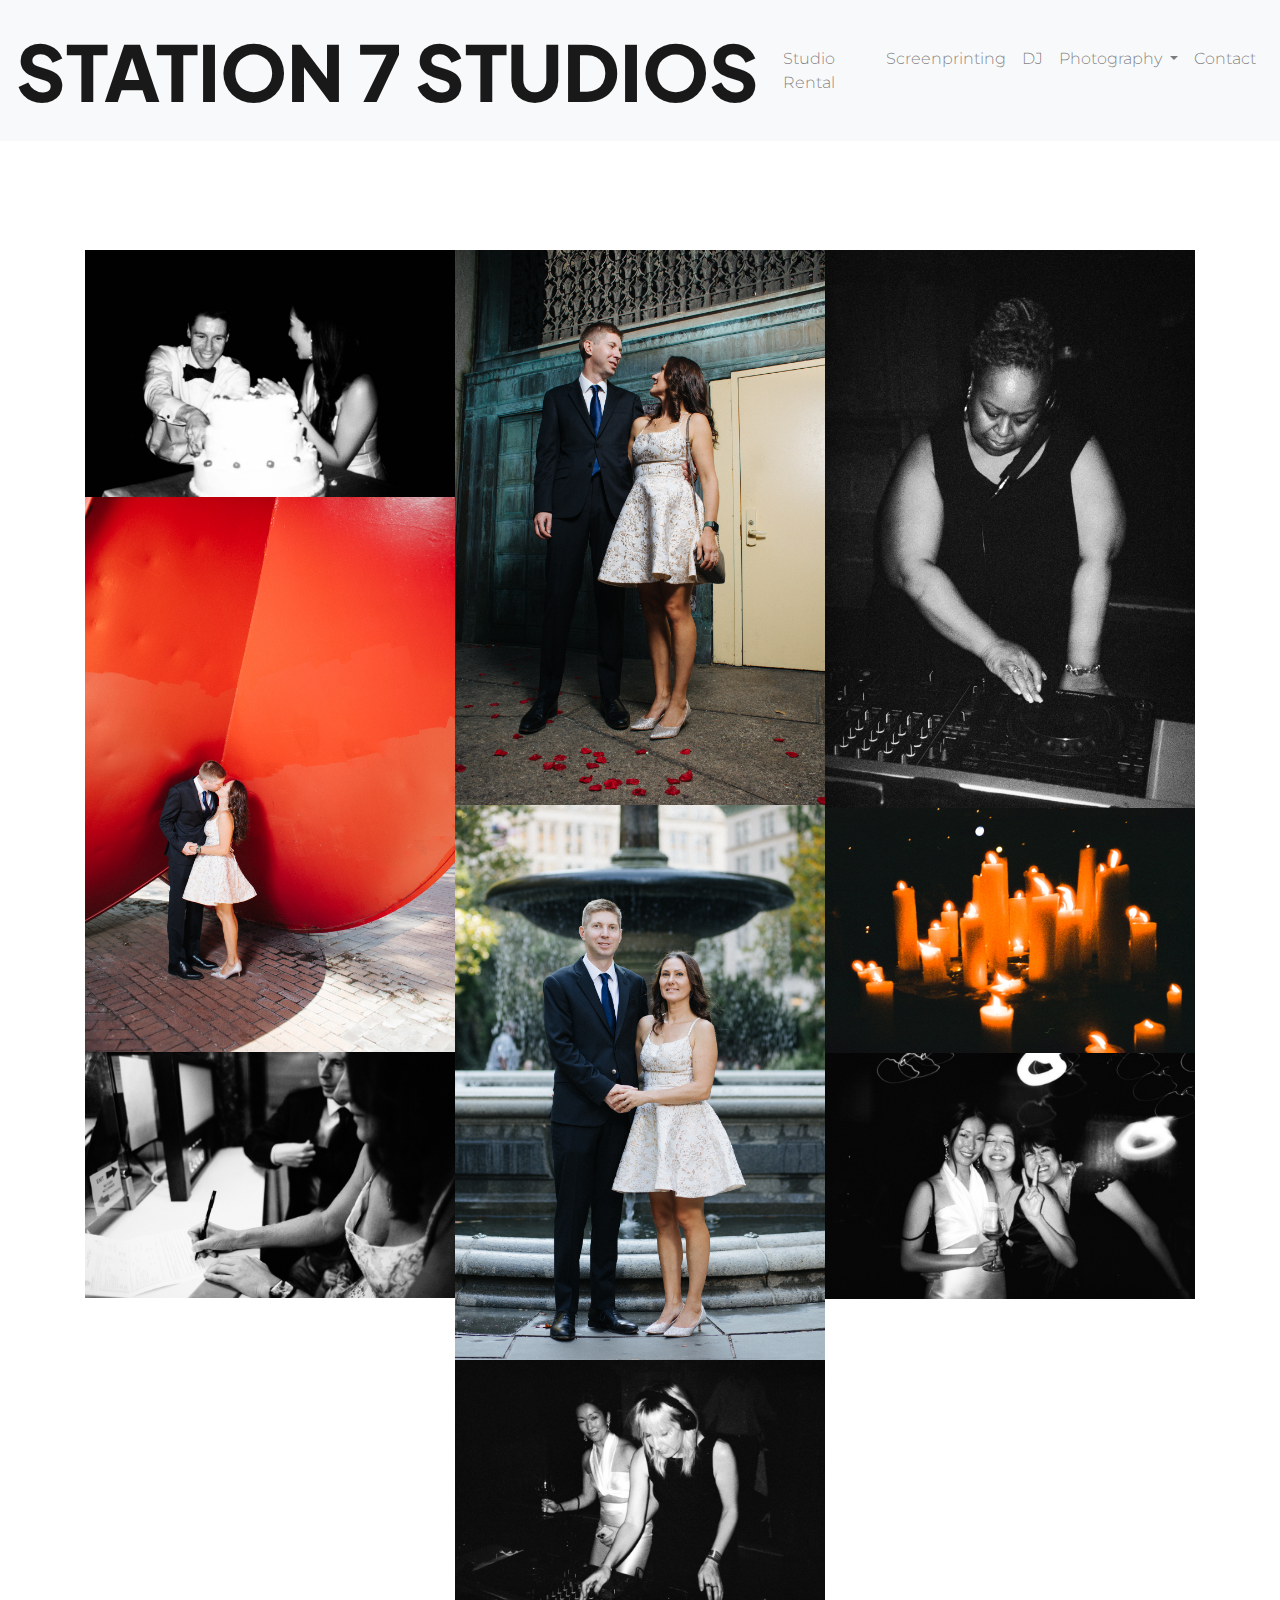
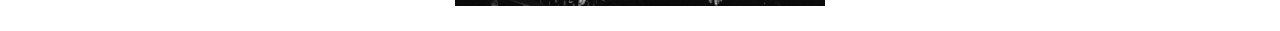
<file: wedding.html>
<!DOCTYPE html>
<html lang="en">
<html>
    <head>
        <meta charset="utf-8">
        <meta name="viewport" content="width=device-width, initial-scale=1.0">  
        <title>STATION 7 STUDIOS - Wedding</title>
        <link rel="stylesheet" href="css/gallery-style.css">
        <!--BOOTSTRAP START-->
        <link rel="stylesheet" href="https://cdn.jsdelivr.net/npm/bootstrap@4.6.2/dist/css/bootstrap.min.css">
        <script src="https://cdn.jsdelivr.net/npm/jquery@3.6.4/dist/jquery.slim.min.js"></script>
        <script src="https://cdn.jsdelivr.net/npm/popper.js@1.16.1/dist/umd/popper.min.js"></script>
        <script src="https://cdn.jsdelivr.net/npm/bootstrap@4.6.2/dist/js/bootstrap.bundle.min.js"></script>
        <!--BOOTSTRAP END-->
        <!--NIVO LIGHTBOX START-->
        <script src="http://ajax.googleapis.com/ajax/libs/jquery/1.10.2/jquery.min.js"></script><!--research whether you should add defer to make JS load after HTML-->
        <script src="js/nivo-lightbox.js"></script>
        <link href="css/nivo-lightbox.css" rel="stylesheet" type="text/css">
        <link href="css/default.css" rel="stylesheet" type="text/css">
        <!--NIVO LIGHTBOX END-->
        <!--GOOGLE FONTS START-->
        <!--Barlow-->
        <link rel="preconnect" href="https://fonts.googleapis.com">
        <link rel="preconnect" href="https://fonts.gstatic.com" crossorigin>
        <link href="https://fonts.googleapis.com/css2?family=Barlow+Condensed&display=swap" rel="stylesheet">
        <!--Plus Jakarta-->
        <link rel="preconnect" href="https://fonts.googleapis.com">
        <link rel="preconnect" href="https://fonts.gstatic.com" crossorigin>
        <link href="https://fonts.googleapis.com/css2?family=Plus+Jakarta+Sans:wght@500;800&display=swap" rel="stylesheet">
        <link rel="preconnect" href="https://fonts.googleapis.com">
        <link rel="preconnect" href="https://fonts.gstatic.com" crossorigin>
        <link href="https://fonts.googleapis.com/css2?family=Montserrat:ital,wght@0,100..900;1,100..900&display=swap" rel="stylesheet">        
        <!--GOOGLE FONTS END-->
    </head>

    <body>
        <!--START OF NAVBAR-->
        <nav class="navbar navbar-expand-lg bg-light navbar-light fixed-top">
            <!-- Brand -->
            <a class="navbar-brand" href="index.html">STATION 7 STUDIOS</a>
          
            <!-- Toggler/collapsibe Button -->
            <button class="navbar-toggler" type="button" data-toggle="collapse" data-target="#collapsibleNavbar">
                <span class="navbar-toggler-icon"></span>
            </button>
            <!-- Links -->
            <div class="collapse navbar-collapse" id="collapsibleNavbar">
                <ul class="navbar-nav">
                    <li class="nav-item">
                        <a class="nav-link" href="/studiorental.html">Studio Rental</a>
                    </li>
                    <li class="nav-item">
                        <a class="nav-link" href="/screenprinting.html">Screenprinting</a>
                    </li>
                    <li class="nav-item">
                        <a class="nav-link" href="/dj.html">DJ</a>
                    </li>
                    <li class="nav-item dropdown">
                        <a class="nav-link dropdown-toggle" href="#" id="navbarDropdown" role="button" data-toggle="dropdown" aria-haspopup="true" aria-expanded="false">
                          Photography
                        </a>
                        <div class="dropdown-menu" aria-labelledby="navbarDropdown">
                          <a class="dropdown-item" href="/wedding.html">Wedding</a>
                          <a class="dropdown-item" href="/events.html">Events</a>
                          <a class="dropdown-item" href="/retouching.html">Retouching</a>
                          <a class="dropdown-item" href="/musicvideos.html">Music Videos</a>
                        </div>
                    </li>
                    <li class="nav-item">
                        <a class="nav-link" href="/contact.html">Contact</a>
                    </li>
                </ul>
            </div>
          </nav>
        <!--END OF NAVBAR-->

        
        <!--START OF GALLERY-->
        <div class="container">
             <div class="photo-gallery">

                <div class="column"> <!--three images per column-->
                    <div class="photo">
                        <a href="S7S_images/wedding/station7_wedding_1.jpg" title=""><img src="S7S_images/wedding/station7_wedding_1.jpg" alt=""/></a>
                        <a href="S7S_images/wedding/station7_wedding_2.jpg" title=""><img src="S7S_images/wedding/station7_wedding_2.jpg" alt=""/></a>
                        <a href="S7S_images/wedding/station7_wedding_3.jpg" title=""><img src="S7S_images/wedding/station7_wedding_3.jpg" alt=""/></a>
                    </div>
                </div>

             <div class="photo-gallery">
                <div class="column"> <!--three images per column-->
                    <div class="photo">
                        <a href="S7S_images/wedding/station7_wedding_4.jpg" title=""><img src="S7S_images/wedding/station7_wedding_4.jpg" alt=""/></a>
                        <a href="S7S_images/wedding/station7_wedding_5.jpg" title=""><img src="S7S_images/wedding/station7_wedding_5.jpg" alt=""/></a>
                        <a href="S7S_images/wedding/station7_wedding_6.jpg" title=""><img src="S7S_images/wedding/station7_wedding_6.jpg" alt=""/></a>
                    </div>
                </div>
             <div class="photo-gallery">
                <div class="column"> <!--three images per column-->
                    <div class="photo">
                        <a href="S7S_images/wedding/station7_wedding_7.jpg" title=""><img src="S7S_images/wedding/station7_wedding_7.jpg" alt=""/></a>
                        <a href="S7S_images/wedding/station7_wedding_8.jpg" title=""><img src="S7S_images/wedding/station7_wedding_8.jpg" alt=""/></a>
                        <a href="S7S_images/wedding/station7_wedding_9.jpg" title=""><img src="S7S_images/wedding/station7_wedding_9.jpg" alt=""/></a>
                    </div>
                </div>
             </div>
        </div>
        <!--END OF GALLERY-->
            
    </body>

    <footer>
        <script>
        $(document).ready(function(){
            $('a').nivoLightbox();
          });
        </script>
    </footer>
</file>
<file: css/gallery-style.css>
* {
    padding: 0;
    margin: 0;
}

/*START OF NAV STYLING*/
.navbar-brand{
    font-family: 'Plus Jakarta Sans', sans-serif;
    font-weight: 800;
    font-size: 6vw !important;
}
.navbar-nav{
    margin-left: auto; /*makes navbar items align to the right*/
    font-family: Montserrat;
    font-weight: 300;
}

.navbar-toggler {
    border: none !important;
}

/*END OF NAV STYLING*/

/*START OF MEDIA HEADER STYLING*/
.media-use-heading{
    padding-top: 200px;
    display: block;
    padding-left: 100px;
    padding-right: 100px;
    font-size: 2vw;
}
/*END OF MEDIA HEADER STYLING*/

/*START OF GALLERY STYLING*/

.container{
    max-width: 1224px;
    width: 100%;
    margin: auto;
    padding-top: 250px; /*this line originally was padding: 40px 0; (and there was no padding-bottom)*/ /*YOU HAVE TO MAKE THIS MORE RESPONSIVE MORE MEDIA QUERIES OR SEARCH UP BOOTSTRAP NAVBAR HOW TO AVOID CLASHING*/
    padding-bottom: 25px;
}
.private-container{
    max-width: 1224px;
    width: 100%;
    margin: auto;
    padding-top: 50px; /*reduced padding because h1 does the job*/
    padding-bottom: 25px;
}

.photo-gallery {
    display: flex;
}

.column{
    display: flex;
    flex-direction: column;
}


.photo img{
    width: 100%;
    object-fit: cover;
    display: block;
    /*display block removes white space underneath images*/
}

.photo img{
    transition: .25s;
}
.photo img:hover{
    filter: invert(80%);
    /*this is where you can make images bigger with transform: scale(1.07);*/
}

.videothumbnail img{
    width: 100%;
    object-fit: contain;
    display: block;
}

.videothumbnail{
    overflow: hidden;
    position: relative;
}

.videothumbnail img{
    transition: transform .3s ease;
}

.videothumbnail:hover img {
    transform: scale(1.1);
  }

.playbutton{
    position: absolute;
    width: 100%;
    height: 100%;
    top: 0;
    bottom: 0;
    background-color: rgba(0, 0, 0, 0.521);
    opacity: 0;
    transition: .3s;
}

.playbutton:hover{
    opacity: 1;
}


/*END OF GALLERY STYLING*/

/*START OF MEDIA HEADER STYLING*/
.media-use-heading{
    padding-top: 200px;
    display: block;
    padding-left: 100px;
    padding-right: 100px;
    font-size: 2vw;
}
/*END OF MEDIA HEADER STYLING*/

/*START OF BEFORE AFTER STYLING*/
  
.image-comparison {
    max-width: 100%;
    margin: 0 auto;
    overflow: hidden;
}
  
.image-comparison img {
    width: 100%;
    height: 100%;
    object-fit: cover;
    object-position: left;
  }
  
.image-comparison .images-container {
    position: relative;
    display: flex;
}
  
.image-comparison .images-container .before-image {
    position: absolute;
    top: 0;
    width: 50%;
}
  
.image-comparison .slider {
    position: absolute;
    inset: 0;
    opacity: 0;
    cursor: pointer;
}
  
.image-comparison .slider-line {
    position: absolute;
    height: 100%;
    width: 4px;
    background: #fff;
    left: 50%;
    transform: translateX(-50%);
}
  
.image-comparison .slider-icon {
    position: absolute;
    left: 50%;
    top: 50%;
    width: 60px;
    height: 60px;
    color: #fff;
    transform: translate(-50%, -50%) rotateZ(90deg);
}
  
/*END OF BEFORE AFTER STYLING*/

/*START OF FRIDA STYLING*/
.frida {
    
    padding-top: 1700px;
    width: 100%;
    background-image: linear-gradient(rgba(255, 255, 255, 0.1),rgba(255, 255, 255, 0.7)),url(/afp_images/FLORES_photographs/FLORES_Frida_forwebsite.jpg);
    background-repeat: no-repeat;
    background-position: center;
}
/*END OF FRIDA STYLING*/

@media(max-width:768px){
    .photo-gallery{
        flex-direction: column;
        /*this makes the masonry grid go into one column on mobile*/
    }
    .container{
        padding-top: 80px;
    }
    .media-use-heading{
        padding-top: 100px;
        font-size: 3vw;
    }
}

/*START OF CONTACT STYLING*/
.contact-container {
    margin: 0 auto;
    text-align: center;
    padding: 2vw;
    padding-top: calc(5.5rem + 100px);
    max-width: 50vw;  /* Limit container width */
    background-color: white;
    border-radius: 8px;
  }

h1{
    font-family: 'Plus Jakarta Sans', sans-serif;
    font-size: 3vw !important;
    text-transform: uppercase;
    color: black;
    text-align: center;
}

p {
    font-size: 3vw;
    text-align: justify;
  }

/*END OF CONTACT STYLING*/

/*START OF STUDIO RENTAL STYLING*/

.eqlightbox {
    text-decoration: none; /* Removes underline */
    color: inherit; /* Keeps the text color the same as surrounding text */
    display: block; /* Ensures it behaves like a div */
    border-bottom: 1px solid #ddd;
}

.eqlightbox:hover {
    font-weight: bold; /* Makes text bold on hover */
    color: black; /* Change this to any color you want */
    text-decoration: none; /* Ensures no underline on hover */
}

.studiodesc-container {
    display: flex;
    justify-content: space-between;
    gap: 30px;
    
    padding: 20px; /* Adds space around the image and description */
}

.studio-image {
    width: 66%; /* Takes up 2/3 of the space */
    max-width: 1224px;
}

.studio-image img {
    width: 100%; /* Ensures the image fills the container */
    height: auto; /* Maintains aspect ratio */
}

.studio-description {
    width: 33%; /* Takes up 1/3 of the space */
    display: flex;
    flex-direction: column; /* Stacks the content vertically */
    justify-content: flex-start; /* Aligns content to the top */
}

.studio-description h3 {
    font-size: 1.8rem;
    font-family: 'Plus Jakarta Sans', sans-serif;
    margin-bottom: 10px;
    text-transform: uppercase;
}

.studio-description ul {
    list-style-type: disc;
    padding-left: 20px;
}

.studio-description ul li {
    font-size: 1.1rem;
    font-family: 'Barlow Condensed', sans-serif;
    margin-bottom: 10px;
}


.equipment-container {
    display: grid;
    grid-template-columns: repeat(auto-fit, minmax(300px, 1fr));
    gap: 30px;
    padding-top: 30px;
    padding-bottom: 100px;
}

.equipment-category {
    
    padding: 20px;
}

.equipment-category h2 {
    font-family: 'Plus Jakarta Sans', sans-serif;
    font-size: 1.8rem;
    margin-bottom: 15px;
    text-transform: uppercase;
    border-bottom: 2px solid #ddd;
    padding-bottom: 5px;
}

.equipment-item {
    font-family: 'Barlow Condensed', sans-serif;
    font-size: 1.1rem;
    border-bottom: 1px solid #ddd;
    padding: 10px 0;
    gap: 15px;
    display: flex;
    justify-content: space-between;
}

.equipment-item:last-child {
    border-bottom: none;
}

.equipment-item span {
    font-weight: bold;
}

/*END OF STUDIO RENTAL STYLING*/

/* Bottom Email Section */
.email-section {
    background-color: #f8f9fa; /* Light grey background */
    display: flex; /* Use flexbox */
    flex-direction: column; /* Stack elements vertically */
    justify-content: center; /* Vertically centers the content */
    align-items: center; /* Horizontally centers the content */
    padding: 15px 0; /* Adds padding for top and bottom */
    position: fixed; /* Fixes the section at the bottom */
    bottom: 0; /* Aligns it to the bottom of the viewport */
    left: 0; /* Ensures it starts from the left edge */
    width: 100%; /* Makes it span the full width of the page */
    border-top: 2px solid #ddd; /* Adds a border at the top of the section */
    z-index: 100; /* Ensures it stays above other content */
}

.email-section p {
    font-size: 1.5rem;
    font-family: 'Plus Jakarta Sans', sans-serif;
    margin-bottom: 10px;
    margin-top: 0; /* Removes margin at the top */
}

@keyframes pulse {
    0% {
      transform: scale(1);
      opacity: 1;
    }
    50% {
      transform: scale(1.1);
      opacity: 0.8;
    }
    100% {
      transform: scale(1);
      opacity: 1;
    }
  }
.email-link {
    font-size: 1.3rem;
    font-family: 'Barlow Condensed', sans-serif;
    text-decoration: none; /* Removes underline */
    color: black; /* Blue color for the link */
    font-weight: bold;
    display: inline-block; /* Ensures the scaling works properly */
    animation: pulse 1.5s infinite ease-in-out;
}

.email-link:hover {
    text-decoration: none; /* Adds underline on hover */
}




@media (max-width: 768px) {
    .studio-image {
        width: 100%; /* Shrinks image slightly on mobile */
        margin-bottom: 20px; /* Adds space below the image */
    }
    .studiodesc-container {
        flex-direction: column; /* Stacks the image and description */
        align-items: center; /* Centers the items */
    }

    .studio-description {
        width: 100%; /* Make description take full width */
    }
}


@media (max-width: 768px) {
    .equipment-section {
        padding: 100px 10px !important; /* Reduce top/bottom padding on mobile */
    }
}
</file>
<file: css/default.css>
/*
 * Nivo Lightbox Default Theme v1.0
 * http://dev7studios.com/nivo-lightbox
 *
 * Copyright 2013, Dev7studios
 * Free to use and abuse under the MIT license.
 * http://www.opensource.org/licenses/mit-license.php
 */
 
.nivo-lightbox-theme-default.nivo-lightbox-overlay { 
	background: #666;
	background: rgba(0,0,0,0.6); 
}
.nivo-lightbox-theme-default .nivo-lightbox-content.nivo-lightbox-loading { background: url(/loading.gif) no-repeat 50% 50%; }

.nivo-lightbox-theme-default .nivo-lightbox-nav {
	top: 10%;
	width: 8%;
	height: 80%;
	text-indent: -9999px;
	background-repeat: no-repeat;
	background-position: 50% 50%;
	opacity: 0.5;
}
.nivo-lightbox-theme-default .nivo-lightbox-nav:hover { 
	opacity: 1; 
	background-color: rgba(0,0,0,0.5);
}
.nivo-lightbox-theme-default .nivo-lightbox-prev { 
	background-image: url(/prev.png); 
	border-radius: 0 3px 3px 0;
}
.nivo-lightbox-theme-default .nivo-lightbox-next { 
	background-image: url(/next.png); 
	border-radius: 3px 0 0 3px;
}

.nivo-lightbox-theme-default .nivo-lightbox-close {
	display: block;
	background: url(/close.png) background-size no-repeat /*5px 5px REMOVED*/;
	width: 16px;
	height: 16px;
	text-indent: -9999px;
	padding: 5px;
	opacity: 0.5;
}
.nivo-lightbox-theme-default .nivo-lightbox-close:hover { opacity: 1; }

.nivo-lightbox-theme-default .nivo-lightbox-title-wrap { bottom: -7%; }
.nivo-lightbox-theme-default .nivo-lightbox-title {
	font: 14px/20px 'Plus Jakarta Sans', sans-serif;
	/*font-style: normal;*/
	font-weight: 500;
	background: #000;
	color: #fff;
	padding: 7px 15px;
	border-radius: 0px;
}

.nivo-lightbox-theme-default .nivo-lightbox-image img {
	background: #fff;
	-webkit-box-shadow: 0px 1px 1px rgba(0,0,0,0.4);
	   -moz-box-shadow: 0px 1px 1px rgba(0,0,0,0.4);
	        box-shadow: 0px 1px 1px rgba(0,0,0,0.4);
}
.nivo-lightbox-theme-default .nivo-lightbox-ajax,
.nivo-lightbox-theme-default .nivo-lightbox-inline {
	background: #fff;
	padding: 40px;
	-webkit-box-shadow: 0px 1px 1px rgba(0,0,0,0.4);
	   -moz-box-shadow: 0px 1px 1px rgba(0,0,0,0.4);
	        box-shadow: 0px 1px 1px rgba(0,0,0,0.4);
}

@media (-webkit-min-device-pixel-ratio: 1.3),
       (-o-min-device-pixel-ratio: 2.6/2),
       (min--moz-device-pixel-ratio: 1.3),
       (min-device-pixel-ratio: 1.3),
       (min-resolution: 1.3dppx) {

	.nivo-lightbox-theme-default .nivo-lightbox-content.nivo-lightbox-loading { 
		background-image: url(/loading@2x.gif); 
		background-size: 32px 32px;
	}
	.nivo-lightbox-theme-default .nivo-lightbox-prev { 
		background-image: url(/prev@2x.png); 
		background-size: 48px 48px;
	}
	.nivo-lightbox-theme-default .nivo-lightbox-next { 
		background-image: url(/next@2x.png); 
		background-size: 48px 48px;
	}
	.nivo-lightbox-theme-default .nivo-lightbox-close { 
		background-image: url(/close@2x.png); 
		background-size: 16px 16px;
	}
	
}
</file>
